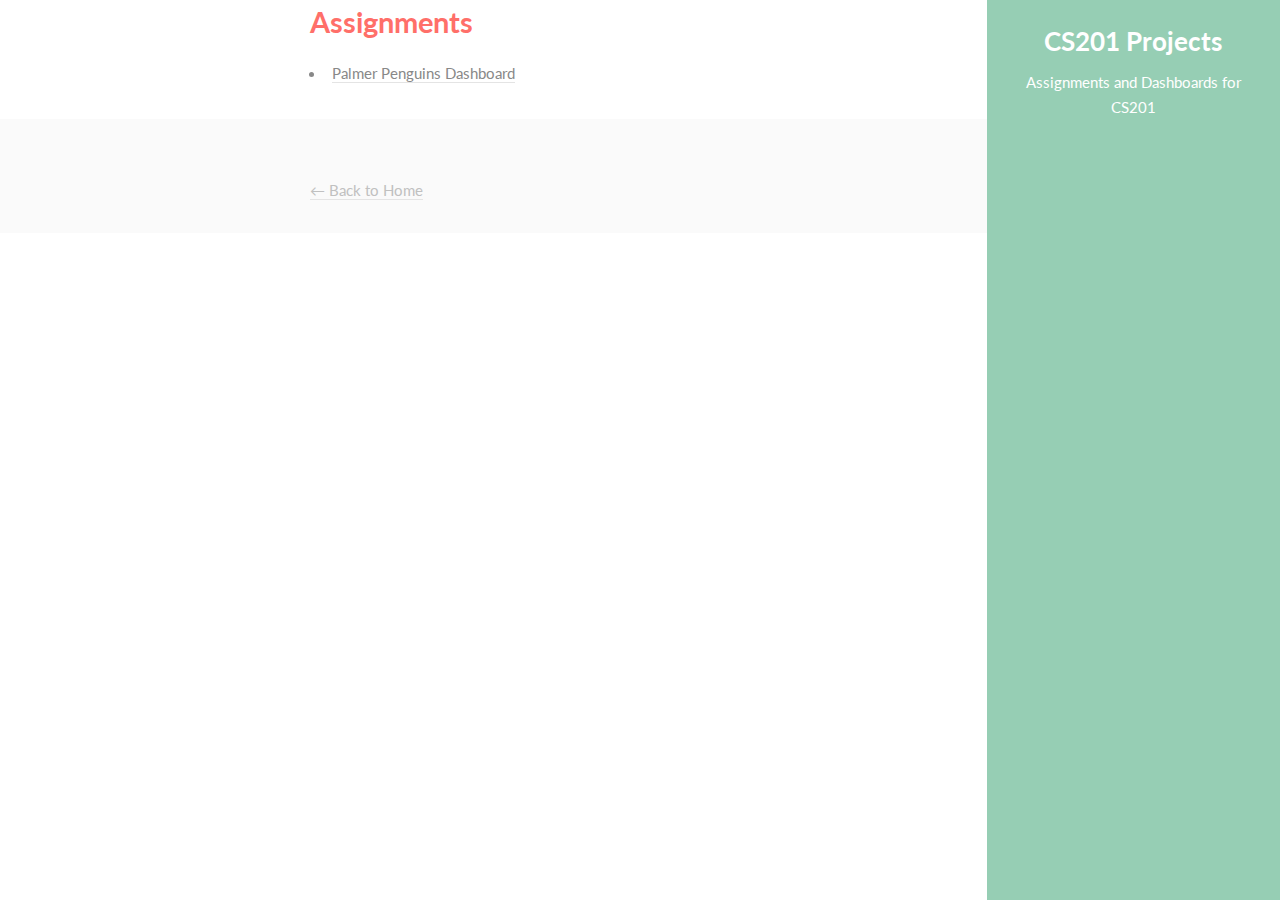
<file: cs201.html>
<!DOCTYPE html>
<html lang="en">
  <head>
    <meta charset="UTF-8" />
    <meta name="viewport" content="width=device-width, initial-scale=1.0" />
    <title>CS201 Projects</title>
    <link rel="stylesheet" href="assets/css/main.css" />
  </head>
  <body>
    <section id="header">
      <header>
        <h1>CS201 Projects</h1>
        <p>Assignments and Dashboards for CS201</p>
      </header>
    </section>

    <section id="main">
      <div class="container">
        <h2>Assignments</h2>
        <ul>
          <li>
            <a href="CS201/dashboard/_site/penguins.html" target="_blank">
              Palmer Penguins Dashboard
            </a>
          </li>
        </ul>
      </div>
    </section>

    <section id="footer">
      <div class="container">
        <a href="index.html">← Back to Home</a>
      </div>
    </section>
  </body>
</html>
</file>
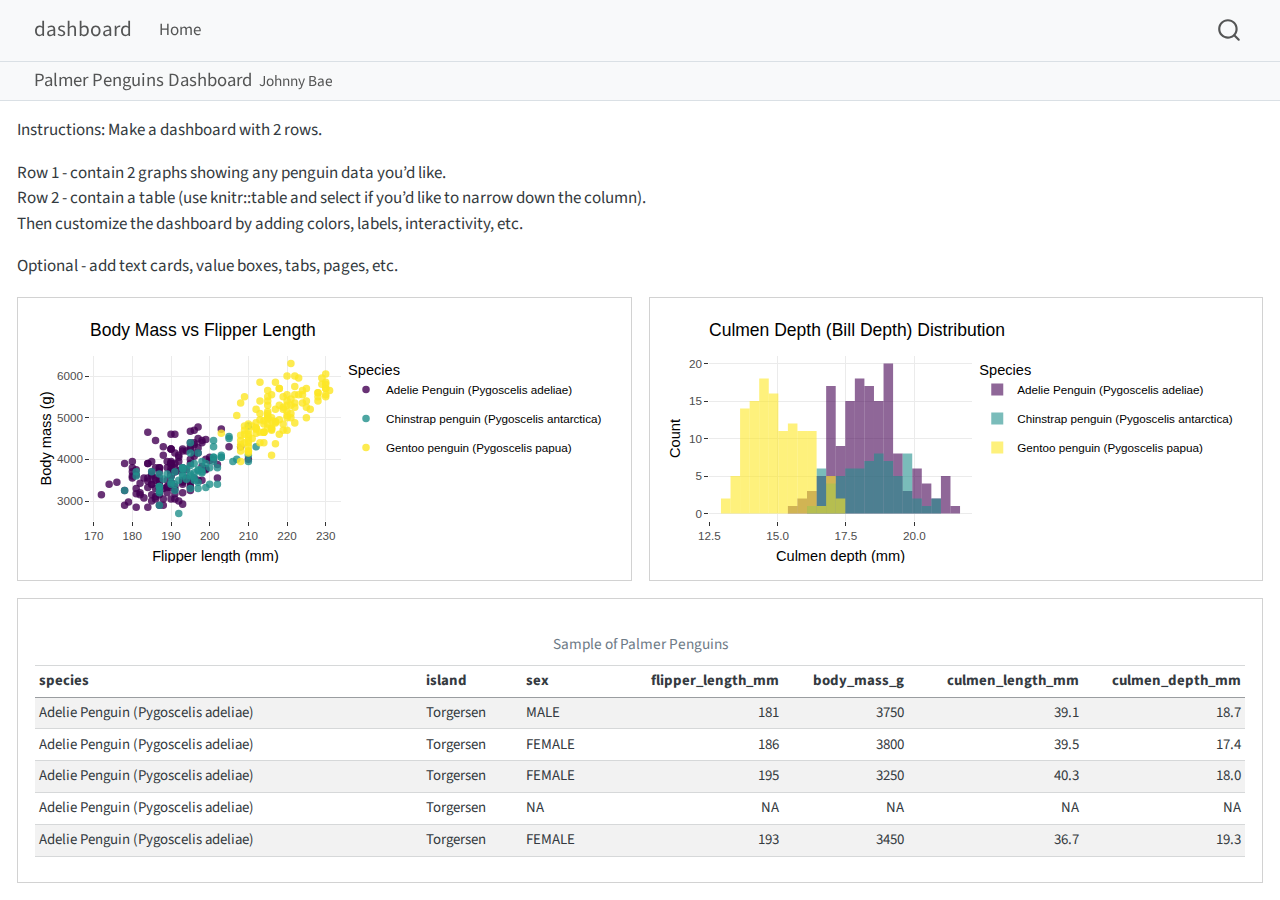
<file: CS201/penguins/penguins.html>
<!DOCTYPE html>
<html xmlns="http://www.w3.org/1999/xhtml" lang="en" xml:lang="en"><head>

<meta charset="utf-8">
<meta name="generator" content="quarto-1.8.25">

<meta name="viewport" content="width=device-width, initial-scale=1.0, user-scalable=yes">

<meta name="author" content="Johnny Bae">

<title>Palmer Penguins Dashboard – dashboard</title>
<style>
code{white-space: pre-wrap;}
span.smallcaps{font-variant: small-caps;}
div.columns{display: flex; gap: min(4vw, 1.5em);}
div.column{flex: auto; overflow-x: auto;}
div.hanging-indent{margin-left: 1.5em; text-indent: -1.5em;}
ul.task-list{list-style: none;}
ul.task-list li input[type="checkbox"] {
  width: 0.8em;
  margin: 0 0.8em 0.2em -1em; /* quarto-specific, see https://github.com/quarto-dev/quarto-cli/issues/4556 */ 
  vertical-align: middle;
}
</style>


<script src="site_libs/quarto-nav/quarto-nav.js"></script>
<script src="site_libs/quarto-nav/headroom.min.js"></script>
<script src="site_libs/clipboard/clipboard.min.js"></script>
<script src="site_libs/quarto-search/autocomplete.umd.js"></script>
<script src="site_libs/quarto-search/fuse.min.js"></script>
<script src="site_libs/quarto-search/quarto-search.js"></script>
<meta name="quarto:offset" content="./">
<script src="site_libs/quarto-html/quarto.js" type="module"></script>
<script src="site_libs/quarto-html/tabsets/tabsets.js" type="module"></script>
<script src="site_libs/quarto-html/axe/axe-check.js" type="module"></script>
<script src="site_libs/quarto-html/popper.min.js"></script>
<script src="site_libs/quarto-html/tippy.umd.min.js"></script>
<script src="site_libs/quarto-html/anchor.min.js"></script>
<link href="site_libs/quarto-html/tippy.css" rel="stylesheet">
<link href="site_libs/quarto-html/quarto-syntax-highlighting-7b89279ff1a6dce999919e0e67d4d9ec.css" rel="stylesheet" class="quarto-color-scheme" id="quarto-text-highlighting-styles">
<link href="site_libs/quarto-html/quarto-syntax-highlighting-dark-707d8167ce6003fca903bfe2be84ab7f.css" rel="stylesheet" class="quarto-color-scheme quarto-color-alternate" id="quarto-text-highlighting-styles">
<link href="site_libs/quarto-html/quarto-syntax-highlighting-7b89279ff1a6dce999919e0e67d4d9ec.css" rel="stylesheet" class="quarto-color-scheme-extra" id="quarto-text-highlighting-styles">
<script src="site_libs/bootstrap/bootstrap.min.js"></script>
<link href="site_libs/bootstrap/bootstrap-icons.css" rel="stylesheet">
<link href="site_libs/bootstrap/bootstrap-5b4ad623e5705c0698d39aec6f10cf02.min.css" rel="stylesheet" append-hash="true" class="quarto-color-scheme" id="quarto-bootstrap" data-mode="light">
<link href="site_libs/bootstrap/bootstrap-dark-5b4ad623e5705c0698d39aec6f10cf02.min.css" rel="stylesheet" append-hash="true" class="quarto-color-scheme quarto-color-alternate" id="quarto-bootstrap" data-mode="light">
<link href="site_libs/bootstrap/bootstrap-5b4ad623e5705c0698d39aec6f10cf02.min.css" rel="stylesheet" append-hash="true" class="quarto-color-scheme-extra" id="quarto-bootstrap" data-mode="light">
<script src="site_libs/quarto-dashboard/quarto-dashboard.js"></script>
<script src="site_libs/quarto-dashboard/stickythead.js"></script>



<script src="site_libs/quarto-dashboard/web-components.js" type="module"></script>
<script src="site_libs/quarto-dashboard/components.js"></script>

<script id="quarto-search-options" type="application/json">{
  "location": "navbar",
  "copy-button": false,
  "collapse-after": 3,
  "panel-placement": "end",
  "type": "overlay",
  "limit": 50,
  "keyboard-shortcut": [
    "f",
    "/",
    "s"
  ],
  "show-item-context": false,
  "language": {
    "search-no-results-text": "No results",
    "search-matching-documents-text": "matching documents",
    "search-copy-link-title": "Copy link to search",
    "search-hide-matches-text": "Hide additional matches",
    "search-more-match-text": "more match in this document",
    "search-more-matches-text": "more matches in this document",
    "search-clear-button-title": "Clear",
    "search-text-placeholder": "",
    "search-detached-cancel-button-title": "Cancel",
    "search-submit-button-title": "Submit",
    "search-label": "Search"
  }
}</script>
<link href="site_libs/htmltools-fill-0.5.8.1/fill.css" rel="stylesheet">
<script src="site_libs/htmlwidgets-1.6.4/htmlwidgets.js"></script>
<script src="site_libs/plotly-binding-4.11.0/plotly.js"></script>
<script src="site_libs/typedarray-0.1/typedarray.min.js"></script>
<script src="site_libs/jquery-3.5.1/jquery.min.js"></script>
<link href="site_libs/crosstalk-1.2.2/css/crosstalk.min.css" rel="stylesheet">
<script src="site_libs/crosstalk-1.2.2/js/crosstalk.min.js"></script>
<link href="site_libs/plotly-htmlwidgets-css-2.11.1/plotly-htmlwidgets.css" rel="stylesheet">
<script src="site_libs/plotly-main-2.11.1/plotly-latest.min.js"></script>


</head>

<body class="quarto-dashboard nav-fixed dashboard-fill fullcontent quarto-light">


<div id="quarto-search-results"></div>
  <header id="quarto-header" class="headroom fixed-top">
    <nav class="navbar navbar-expand-lg " data-bs-theme="dark">
      <div class="navbar-container container-fluid">
      <div class="navbar-brand-container mx-auto">
    <a href="./index.html" class="navbar-brand navbar-brand-logo">
    </a>
    <a class="navbar-brand" href="./index.html">
    <span class="navbar-title">dashboard</span>
    </a>
  </div>
            <div id="quarto-search" class="" title="Search"></div>
          <button class="navbar-toggler" type="button" data-bs-toggle="collapse" data-bs-target="#navbarCollapse" aria-controls="navbarCollapse" role="menu" aria-expanded="false" aria-label="Toggle navigation" onclick="if (window.quartoToggleHeadroom) { window.quartoToggleHeadroom(); }">
  <span class="navbar-toggler-icon"></span>
</button>
          <div class="collapse navbar-collapse" id="navbarCollapse">
            <ul class="navbar-nav navbar-nav-scroll me-auto">
  <li class="nav-item">
    <a class="nav-link" href="./index.html"> 
<span class="menu-text">Home</span></a>
  </li>  
</ul>
          </div> <!-- /navcollapse -->
            <div class="quarto-navbar-tools">
</div>
      </div> <!-- /container-fluid -->
    </nav>
<header id="quarto-dashboard-header">
<nav class="navbar navbar-expand-md slim" data-bs-theme="dark">
  <div class="navbar-container container-fluid">
    <button class="navbar-toggler hidden" type="button" data-bs-toggle="collapse" data-bs-target="#dashboard-collapse" aria-controls="dashboard-collapse" aria-expanded="false" aria-label="Toggle navigation">
      <span class="navbar-toggler-icon"></span>
    </button>    


    <div class="navbar-brand-container">


      <div class="navbar-title">
        <div class="navbar-title-text"><a href="#">Palmer Penguins Dashboard</a></div>
        
        <div class="navbar-author">Johnny Bae</div>
      </div>
    </div>
</div>
</nav>
</header></header>
<!-- content -->
<div id="quarto-content" class="quarto-container page-layout-custom page-navbar quarto-dashboard-content bslib-gap-spacing html-fill-container bslib-page-fill">
<!-- sidebar -->
<!-- margin-sidebar -->
<!-- main -->

<p>Instructions: Make a dashboard with 2 rows.</p>
<p>Row 1 - contain 2 graphs showing any penguin data you’d like.<br>
Row 2 - contain a table (use knitr::table and select if you’d like to narrow down the column).<br>
Then customize the dashboard by adding colors, labels, interactivity, etc.</p>
<p>Optional - add text cards, value boxes, tabs, pages, etc.</p>
<div class="bslib-grid-item html-fill-item bslib-grid" data-layout="fill" style="display: grid; grid-template-rows: minmax(3em, 1fr) minmax(3em, 1fr); grid-auto-columns: minmax(0, 1fr);">
<div class="bslib-grid" style="display: grid; grid-template-columns: minmax(3em, 1fr) minmax(3em, 1fr);
grid-auto-rows: minmax(0, 1fr);">
<div class="card cell bslib-card html-fill-container" data-bslib-card-init="" data-require-bs-caller="card()" data-full-screen="false">
<div class="card-body html-fill-item html-fill-container">
<div class="cell-output-display html-fill-item html-fill-container">
<div class="plotly html-widget html-fill-item html-fill-container" id="htmlwidget-ce1f3acff9a4c101c5c0" style="width:100%;height:406px;"></div>
<script type="application/json" data-for="htmlwidget-ce1f3acff9a4c101c5c0">{"x":{"data":[{"x":[181,186,195,null,193,190,181,195,193,190,186,180,182,191,198,185,195,197,184,194,174,180,189,185,180,187,183,187,172,180,178,178,188,184,195,196,190,180,181,184,182,195,186,196,185,190,182,179,190,191,186,188,190,200,187,191,186,193,181,194,185,195,185,192,184,192,195,188,190,198,190,190,196,197,190,195,191,184,187,195,189,196,187,193,191,194,190,189,189,190,202,205,185,186,187,208,190,196,178,192,192,203,183,190,193,184,199,190,181,197,198,191,193,197,191,196,188,199,189,189,187,198,176,202,186,199,191,195,191,210,190,197,193,199,187,190,191,200,185,193,193,187,188,190,192,185,190,184,195,193,187,201],"y":[3750,3800,3250,null,3450,3650,3625,4675,3475,4250,3300,3700,3200,3800,4400,3700,3450,4500,3325,4200,3400,3600,3800,3950,3800,3800,3550,3200,3150,3950,3250,3900,3300,3900,3325,4150,3950,3550,3300,4650,3150,3900,3100,4400,3000,4600,3425,2975,3450,4150,3500,4300,3450,4050,2900,3700,3550,3800,2850,3750,3150,4400,3600,4050,2850,3950,3350,4100,3050,4450,3600,3900,3550,4150,3700,4250,3700,3900,3550,4000,3200,4700,3800,4200,3350,3550,3800,3500,3950,3600,3550,4300,3400,4450,3300,4300,3700,4350,2900,4100,3725,4725,3075,4250,2925,3550,3750,3900,3175,4775,3825,4600,3200,4275,3900,4075,2900,3775,3350,3325,3150,3500,3450,3875,3050,4000,3275,4300,3050,4000,3325,3500,3500,4475,3425,3900,3175,3975,3400,4250,3400,3475,3050,3725,3000,3650,4250,3475,3450,3750,3700,4000],"text":["flipper_length_mm: 181<br />body_mass_g: 3750<br />species: Adelie Penguin (Pygoscelis adeliae)","flipper_length_mm: 186<br />body_mass_g: 3800<br />species: Adelie Penguin (Pygoscelis adeliae)","flipper_length_mm: 195<br />body_mass_g: 3250<br />species: Adelie Penguin (Pygoscelis adeliae)","flipper_length_mm:  NA<br />body_mass_g:   NA<br />species: Adelie Penguin (Pygoscelis adeliae)","flipper_length_mm: 193<br />body_mass_g: 3450<br />species: Adelie Penguin (Pygoscelis adeliae)","flipper_length_mm: 190<br />body_mass_g: 3650<br />species: Adelie Penguin (Pygoscelis adeliae)","flipper_length_mm: 181<br />body_mass_g: 3625<br />species: Adelie Penguin (Pygoscelis adeliae)","flipper_length_mm: 195<br />body_mass_g: 4675<br />species: Adelie Penguin (Pygoscelis adeliae)","flipper_length_mm: 193<br />body_mass_g: 3475<br />species: Adelie Penguin (Pygoscelis adeliae)","flipper_length_mm: 190<br />body_mass_g: 4250<br />species: Adelie Penguin (Pygoscelis adeliae)","flipper_length_mm: 186<br />body_mass_g: 3300<br />species: Adelie Penguin (Pygoscelis adeliae)","flipper_length_mm: 180<br />body_mass_g: 3700<br />species: Adelie Penguin (Pygoscelis adeliae)","flipper_length_mm: 182<br />body_mass_g: 3200<br />species: Adelie Penguin (Pygoscelis adeliae)","flipper_length_mm: 191<br />body_mass_g: 3800<br />species: Adelie Penguin (Pygoscelis adeliae)","flipper_length_mm: 198<br />body_mass_g: 4400<br />species: Adelie Penguin (Pygoscelis adeliae)","flipper_length_mm: 185<br />body_mass_g: 3700<br />species: Adelie Penguin (Pygoscelis adeliae)","flipper_length_mm: 195<br />body_mass_g: 3450<br />species: Adelie Penguin (Pygoscelis adeliae)","flipper_length_mm: 197<br />body_mass_g: 4500<br />species: Adelie Penguin (Pygoscelis adeliae)","flipper_length_mm: 184<br />body_mass_g: 3325<br />species: Adelie Penguin (Pygoscelis adeliae)","flipper_length_mm: 194<br />body_mass_g: 4200<br />species: Adelie Penguin (Pygoscelis adeliae)","flipper_length_mm: 174<br />body_mass_g: 3400<br />species: Adelie Penguin (Pygoscelis adeliae)","flipper_length_mm: 180<br />body_mass_g: 3600<br />species: Adelie Penguin (Pygoscelis adeliae)","flipper_length_mm: 189<br />body_mass_g: 3800<br />species: Adelie Penguin (Pygoscelis adeliae)","flipper_length_mm: 185<br />body_mass_g: 3950<br />species: Adelie Penguin (Pygoscelis adeliae)","flipper_length_mm: 180<br />body_mass_g: 3800<br />species: Adelie Penguin (Pygoscelis adeliae)","flipper_length_mm: 187<br />body_mass_g: 3800<br />species: Adelie Penguin (Pygoscelis adeliae)","flipper_length_mm: 183<br />body_mass_g: 3550<br />species: Adelie Penguin (Pygoscelis adeliae)","flipper_length_mm: 187<br />body_mass_g: 3200<br />species: Adelie Penguin (Pygoscelis adeliae)","flipper_length_mm: 172<br />body_mass_g: 3150<br />species: Adelie Penguin (Pygoscelis adeliae)","flipper_length_mm: 180<br />body_mass_g: 3950<br />species: Adelie Penguin (Pygoscelis adeliae)","flipper_length_mm: 178<br />body_mass_g: 3250<br />species: Adelie Penguin (Pygoscelis adeliae)","flipper_length_mm: 178<br />body_mass_g: 3900<br />species: Adelie Penguin (Pygoscelis adeliae)","flipper_length_mm: 188<br />body_mass_g: 3300<br />species: Adelie Penguin (Pygoscelis adeliae)","flipper_length_mm: 184<br />body_mass_g: 3900<br />species: Adelie Penguin (Pygoscelis adeliae)","flipper_length_mm: 195<br />body_mass_g: 3325<br />species: Adelie Penguin (Pygoscelis adeliae)","flipper_length_mm: 196<br />body_mass_g: 4150<br />species: Adelie Penguin (Pygoscelis adeliae)","flipper_length_mm: 190<br />body_mass_g: 3950<br />species: Adelie Penguin (Pygoscelis adeliae)","flipper_length_mm: 180<br />body_mass_g: 3550<br />species: Adelie Penguin (Pygoscelis adeliae)","flipper_length_mm: 181<br />body_mass_g: 3300<br />species: Adelie Penguin (Pygoscelis adeliae)","flipper_length_mm: 184<br />body_mass_g: 4650<br />species: Adelie Penguin (Pygoscelis adeliae)","flipper_length_mm: 182<br />body_mass_g: 3150<br />species: Adelie Penguin (Pygoscelis adeliae)","flipper_length_mm: 195<br />body_mass_g: 3900<br />species: Adelie Penguin (Pygoscelis adeliae)","flipper_length_mm: 186<br />body_mass_g: 3100<br />species: Adelie Penguin (Pygoscelis adeliae)","flipper_length_mm: 196<br />body_mass_g: 4400<br />species: Adelie Penguin (Pygoscelis adeliae)","flipper_length_mm: 185<br />body_mass_g: 3000<br />species: Adelie Penguin (Pygoscelis adeliae)","flipper_length_mm: 190<br />body_mass_g: 4600<br />species: Adelie Penguin (Pygoscelis adeliae)","flipper_length_mm: 182<br />body_mass_g: 3425<br />species: Adelie Penguin (Pygoscelis adeliae)","flipper_length_mm: 179<br />body_mass_g: 2975<br />species: Adelie Penguin (Pygoscelis adeliae)","flipper_length_mm: 190<br />body_mass_g: 3450<br />species: Adelie Penguin (Pygoscelis adeliae)","flipper_length_mm: 191<br />body_mass_g: 4150<br />species: Adelie Penguin (Pygoscelis adeliae)","flipper_length_mm: 186<br />body_mass_g: 3500<br />species: Adelie Penguin (Pygoscelis adeliae)","flipper_length_mm: 188<br />body_mass_g: 4300<br />species: Adelie Penguin (Pygoscelis adeliae)","flipper_length_mm: 190<br />body_mass_g: 3450<br />species: Adelie Penguin (Pygoscelis adeliae)","flipper_length_mm: 200<br />body_mass_g: 4050<br />species: Adelie Penguin (Pygoscelis adeliae)","flipper_length_mm: 187<br />body_mass_g: 2900<br />species: Adelie Penguin (Pygoscelis adeliae)","flipper_length_mm: 191<br />body_mass_g: 3700<br />species: Adelie Penguin (Pygoscelis adeliae)","flipper_length_mm: 186<br />body_mass_g: 3550<br />species: Adelie Penguin (Pygoscelis adeliae)","flipper_length_mm: 193<br />body_mass_g: 3800<br />species: Adelie Penguin (Pygoscelis adeliae)","flipper_length_mm: 181<br />body_mass_g: 2850<br />species: Adelie Penguin (Pygoscelis adeliae)","flipper_length_mm: 194<br />body_mass_g: 3750<br />species: Adelie Penguin (Pygoscelis adeliae)","flipper_length_mm: 185<br />body_mass_g: 3150<br />species: Adelie Penguin (Pygoscelis adeliae)","flipper_length_mm: 195<br />body_mass_g: 4400<br />species: Adelie Penguin (Pygoscelis adeliae)","flipper_length_mm: 185<br />body_mass_g: 3600<br />species: Adelie Penguin (Pygoscelis adeliae)","flipper_length_mm: 192<br />body_mass_g: 4050<br />species: Adelie Penguin (Pygoscelis adeliae)","flipper_length_mm: 184<br />body_mass_g: 2850<br />species: Adelie Penguin (Pygoscelis adeliae)","flipper_length_mm: 192<br />body_mass_g: 3950<br />species: Adelie Penguin (Pygoscelis adeliae)","flipper_length_mm: 195<br />body_mass_g: 3350<br />species: Adelie Penguin (Pygoscelis adeliae)","flipper_length_mm: 188<br />body_mass_g: 4100<br />species: Adelie Penguin (Pygoscelis adeliae)","flipper_length_mm: 190<br />body_mass_g: 3050<br />species: Adelie Penguin (Pygoscelis adeliae)","flipper_length_mm: 198<br />body_mass_g: 4450<br />species: Adelie Penguin (Pygoscelis adeliae)","flipper_length_mm: 190<br />body_mass_g: 3600<br />species: Adelie Penguin (Pygoscelis adeliae)","flipper_length_mm: 190<br />body_mass_g: 3900<br />species: Adelie Penguin (Pygoscelis adeliae)","flipper_length_mm: 196<br />body_mass_g: 3550<br />species: Adelie Penguin (Pygoscelis adeliae)","flipper_length_mm: 197<br />body_mass_g: 4150<br />species: Adelie Penguin (Pygoscelis adeliae)","flipper_length_mm: 190<br />body_mass_g: 3700<br />species: Adelie Penguin (Pygoscelis adeliae)","flipper_length_mm: 195<br />body_mass_g: 4250<br />species: Adelie Penguin (Pygoscelis adeliae)","flipper_length_mm: 191<br />body_mass_g: 3700<br />species: Adelie Penguin (Pygoscelis adeliae)","flipper_length_mm: 184<br />body_mass_g: 3900<br />species: Adelie Penguin (Pygoscelis adeliae)","flipper_length_mm: 187<br />body_mass_g: 3550<br />species: Adelie Penguin (Pygoscelis adeliae)","flipper_length_mm: 195<br />body_mass_g: 4000<br />species: Adelie Penguin (Pygoscelis adeliae)","flipper_length_mm: 189<br />body_mass_g: 3200<br />species: Adelie Penguin (Pygoscelis adeliae)","flipper_length_mm: 196<br />body_mass_g: 4700<br />species: Adelie Penguin (Pygoscelis adeliae)","flipper_length_mm: 187<br />body_mass_g: 3800<br />species: Adelie Penguin (Pygoscelis adeliae)","flipper_length_mm: 193<br />body_mass_g: 4200<br />species: Adelie Penguin (Pygoscelis adeliae)","flipper_length_mm: 191<br />body_mass_g: 3350<br />species: Adelie Penguin (Pygoscelis adeliae)","flipper_length_mm: 194<br />body_mass_g: 3550<br />species: Adelie Penguin (Pygoscelis adeliae)","flipper_length_mm: 190<br />body_mass_g: 3800<br />species: Adelie Penguin (Pygoscelis adeliae)","flipper_length_mm: 189<br />body_mass_g: 3500<br />species: Adelie Penguin (Pygoscelis adeliae)","flipper_length_mm: 189<br />body_mass_g: 3950<br />species: Adelie Penguin (Pygoscelis adeliae)","flipper_length_mm: 190<br />body_mass_g: 3600<br />species: Adelie Penguin (Pygoscelis adeliae)","flipper_length_mm: 202<br />body_mass_g: 3550<br />species: Adelie Penguin (Pygoscelis adeliae)","flipper_length_mm: 205<br />body_mass_g: 4300<br />species: Adelie Penguin (Pygoscelis adeliae)","flipper_length_mm: 185<br />body_mass_g: 3400<br />species: Adelie Penguin (Pygoscelis adeliae)","flipper_length_mm: 186<br />body_mass_g: 4450<br />species: Adelie Penguin (Pygoscelis adeliae)","flipper_length_mm: 187<br />body_mass_g: 3300<br />species: Adelie Penguin (Pygoscelis adeliae)","flipper_length_mm: 208<br />body_mass_g: 4300<br />species: Adelie Penguin (Pygoscelis adeliae)","flipper_length_mm: 190<br />body_mass_g: 3700<br />species: Adelie Penguin (Pygoscelis adeliae)","flipper_length_mm: 196<br />body_mass_g: 4350<br />species: Adelie Penguin (Pygoscelis adeliae)","flipper_length_mm: 178<br />body_mass_g: 2900<br />species: Adelie Penguin (Pygoscelis adeliae)","flipper_length_mm: 192<br />body_mass_g: 4100<br />species: Adelie Penguin (Pygoscelis adeliae)","flipper_length_mm: 192<br />body_mass_g: 3725<br />species: Adelie Penguin (Pygoscelis adeliae)","flipper_length_mm: 203<br />body_mass_g: 4725<br />species: Adelie Penguin (Pygoscelis adeliae)","flipper_length_mm: 183<br />body_mass_g: 3075<br />species: Adelie Penguin (Pygoscelis adeliae)","flipper_length_mm: 190<br />body_mass_g: 4250<br />species: Adelie Penguin (Pygoscelis adeliae)","flipper_length_mm: 193<br />body_mass_g: 2925<br />species: Adelie Penguin (Pygoscelis adeliae)","flipper_length_mm: 184<br />body_mass_g: 3550<br />species: Adelie Penguin (Pygoscelis adeliae)","flipper_length_mm: 199<br />body_mass_g: 3750<br />species: Adelie Penguin (Pygoscelis adeliae)","flipper_length_mm: 190<br />body_mass_g: 3900<br />species: Adelie Penguin (Pygoscelis adeliae)","flipper_length_mm: 181<br />body_mass_g: 3175<br />species: Adelie Penguin (Pygoscelis adeliae)","flipper_length_mm: 197<br />body_mass_g: 4775<br />species: Adelie Penguin (Pygoscelis adeliae)","flipper_length_mm: 198<br />body_mass_g: 3825<br />species: Adelie Penguin (Pygoscelis adeliae)","flipper_length_mm: 191<br />body_mass_g: 4600<br />species: Adelie Penguin (Pygoscelis adeliae)","flipper_length_mm: 193<br />body_mass_g: 3200<br />species: Adelie Penguin (Pygoscelis adeliae)","flipper_length_mm: 197<br />body_mass_g: 4275<br />species: Adelie Penguin (Pygoscelis adeliae)","flipper_length_mm: 191<br />body_mass_g: 3900<br />species: Adelie Penguin (Pygoscelis adeliae)","flipper_length_mm: 196<br />body_mass_g: 4075<br />species: Adelie Penguin (Pygoscelis adeliae)","flipper_length_mm: 188<br />body_mass_g: 2900<br />species: Adelie Penguin (Pygoscelis adeliae)","flipper_length_mm: 199<br />body_mass_g: 3775<br />species: Adelie Penguin (Pygoscelis adeliae)","flipper_length_mm: 189<br />body_mass_g: 3350<br />species: Adelie Penguin (Pygoscelis adeliae)","flipper_length_mm: 189<br />body_mass_g: 3325<br />species: Adelie Penguin (Pygoscelis adeliae)","flipper_length_mm: 187<br />body_mass_g: 3150<br />species: Adelie Penguin (Pygoscelis adeliae)","flipper_length_mm: 198<br />body_mass_g: 3500<br />species: Adelie Penguin (Pygoscelis adeliae)","flipper_length_mm: 176<br />body_mass_g: 3450<br />species: Adelie Penguin (Pygoscelis adeliae)","flipper_length_mm: 202<br />body_mass_g: 3875<br />species: Adelie Penguin (Pygoscelis adeliae)","flipper_length_mm: 186<br />body_mass_g: 3050<br />species: Adelie Penguin (Pygoscelis adeliae)","flipper_length_mm: 199<br />body_mass_g: 4000<br />species: Adelie Penguin (Pygoscelis adeliae)","flipper_length_mm: 191<br />body_mass_g: 3275<br />species: Adelie Penguin (Pygoscelis adeliae)","flipper_length_mm: 195<br />body_mass_g: 4300<br />species: Adelie Penguin (Pygoscelis adeliae)","flipper_length_mm: 191<br />body_mass_g: 3050<br />species: Adelie Penguin (Pygoscelis adeliae)","flipper_length_mm: 210<br />body_mass_g: 4000<br />species: Adelie Penguin (Pygoscelis adeliae)","flipper_length_mm: 190<br />body_mass_g: 3325<br />species: Adelie Penguin (Pygoscelis adeliae)","flipper_length_mm: 197<br />body_mass_g: 3500<br />species: Adelie Penguin (Pygoscelis adeliae)","flipper_length_mm: 193<br />body_mass_g: 3500<br />species: Adelie Penguin (Pygoscelis adeliae)","flipper_length_mm: 199<br />body_mass_g: 4475<br />species: Adelie Penguin (Pygoscelis adeliae)","flipper_length_mm: 187<br />body_mass_g: 3425<br />species: Adelie Penguin (Pygoscelis adeliae)","flipper_length_mm: 190<br />body_mass_g: 3900<br />species: Adelie Penguin (Pygoscelis adeliae)","flipper_length_mm: 191<br />body_mass_g: 3175<br />species: Adelie Penguin (Pygoscelis adeliae)","flipper_length_mm: 200<br />body_mass_g: 3975<br />species: Adelie Penguin (Pygoscelis adeliae)","flipper_length_mm: 185<br />body_mass_g: 3400<br />species: Adelie Penguin (Pygoscelis adeliae)","flipper_length_mm: 193<br />body_mass_g: 4250<br />species: Adelie Penguin (Pygoscelis adeliae)","flipper_length_mm: 193<br />body_mass_g: 3400<br />species: Adelie Penguin (Pygoscelis adeliae)","flipper_length_mm: 187<br />body_mass_g: 3475<br />species: Adelie Penguin (Pygoscelis adeliae)","flipper_length_mm: 188<br />body_mass_g: 3050<br />species: Adelie Penguin (Pygoscelis adeliae)","flipper_length_mm: 190<br />body_mass_g: 3725<br />species: Adelie Penguin (Pygoscelis adeliae)","flipper_length_mm: 192<br />body_mass_g: 3000<br />species: Adelie Penguin (Pygoscelis adeliae)","flipper_length_mm: 185<br />body_mass_g: 3650<br />species: Adelie Penguin (Pygoscelis adeliae)","flipper_length_mm: 190<br />body_mass_g: 4250<br />species: Adelie Penguin (Pygoscelis adeliae)","flipper_length_mm: 184<br />body_mass_g: 3475<br />species: Adelie Penguin (Pygoscelis adeliae)","flipper_length_mm: 195<br />body_mass_g: 3450<br />species: Adelie Penguin (Pygoscelis adeliae)","flipper_length_mm: 193<br />body_mass_g: 3750<br />species: Adelie Penguin (Pygoscelis adeliae)","flipper_length_mm: 187<br />body_mass_g: 3700<br />species: Adelie Penguin (Pygoscelis adeliae)","flipper_length_mm: 201<br />body_mass_g: 4000<br />species: Adelie Penguin (Pygoscelis adeliae)"],"type":"scatter","mode":"markers","marker":{"autocolorscale":false,"color":"rgba(68,1,84,1)","opacity":0.80000000000000004,"size":5.6692913385826778,"symbol":"circle","line":{"width":1.8897637795275593,"color":"rgba(68,1,84,1)"}},"hoveron":"points","name":"Adelie Penguin (Pygoscelis adeliae)","legendgroup":"Adelie Penguin (Pygoscelis adeliae)","showlegend":true,"xaxis":"x","yaxis":"y","hoverinfo":"text","frame":null},{"x":[192,196,193,188,197,198,178,197,195,198,193,194,185,201,190,201,197,181,190,195,181,191,187,193,195,197,200,200,191,205,187,201,187,203,195,199,195,210,192,205,210,187,196,196,196,201,190,212,187,198,199,201,193,203,187,197,191,203,202,194,206,189,195,207,202,193,210,198],"y":[3500,3900,3650,3525,3725,3950,3250,3750,4150,3700,3800,3775,3700,4050,3575,4050,3300,3700,3450,4400,3600,3400,2900,3800,3300,4150,3400,3800,3700,4550,3200,4300,3350,4100,3600,3900,3850,4800,2700,4500,3950,3650,3550,3500,3675,4450,3400,4300,3250,3675,3325,3950,3600,4050,3350,3450,3250,4050,3800,3525,3950,3650,3650,4000,3400,3775,4100,3775],"text":["flipper_length_mm: 192<br />body_mass_g: 3500<br />species: Chinstrap penguin (Pygoscelis antarctica)","flipper_length_mm: 196<br />body_mass_g: 3900<br />species: Chinstrap penguin (Pygoscelis antarctica)","flipper_length_mm: 193<br />body_mass_g: 3650<br />species: Chinstrap penguin (Pygoscelis antarctica)","flipper_length_mm: 188<br />body_mass_g: 3525<br />species: Chinstrap penguin (Pygoscelis antarctica)","flipper_length_mm: 197<br />body_mass_g: 3725<br />species: Chinstrap penguin (Pygoscelis antarctica)","flipper_length_mm: 198<br />body_mass_g: 3950<br />species: Chinstrap penguin (Pygoscelis antarctica)","flipper_length_mm: 178<br />body_mass_g: 3250<br />species: Chinstrap penguin (Pygoscelis antarctica)","flipper_length_mm: 197<br />body_mass_g: 3750<br />species: Chinstrap penguin (Pygoscelis antarctica)","flipper_length_mm: 195<br />body_mass_g: 4150<br />species: Chinstrap penguin (Pygoscelis antarctica)","flipper_length_mm: 198<br />body_mass_g: 3700<br />species: Chinstrap penguin (Pygoscelis antarctica)","flipper_length_mm: 193<br />body_mass_g: 3800<br />species: Chinstrap penguin (Pygoscelis antarctica)","flipper_length_mm: 194<br />body_mass_g: 3775<br />species: Chinstrap penguin (Pygoscelis antarctica)","flipper_length_mm: 185<br />body_mass_g: 3700<br />species: Chinstrap penguin (Pygoscelis antarctica)","flipper_length_mm: 201<br />body_mass_g: 4050<br />species: Chinstrap penguin (Pygoscelis antarctica)","flipper_length_mm: 190<br />body_mass_g: 3575<br />species: Chinstrap penguin (Pygoscelis antarctica)","flipper_length_mm: 201<br />body_mass_g: 4050<br />species: Chinstrap penguin (Pygoscelis antarctica)","flipper_length_mm: 197<br />body_mass_g: 3300<br />species: Chinstrap penguin (Pygoscelis antarctica)","flipper_length_mm: 181<br />body_mass_g: 3700<br />species: Chinstrap penguin (Pygoscelis antarctica)","flipper_length_mm: 190<br />body_mass_g: 3450<br />species: Chinstrap penguin (Pygoscelis antarctica)","flipper_length_mm: 195<br />body_mass_g: 4400<br />species: Chinstrap penguin (Pygoscelis antarctica)","flipper_length_mm: 181<br />body_mass_g: 3600<br />species: Chinstrap penguin (Pygoscelis antarctica)","flipper_length_mm: 191<br />body_mass_g: 3400<br />species: Chinstrap penguin (Pygoscelis antarctica)","flipper_length_mm: 187<br />body_mass_g: 2900<br />species: Chinstrap penguin (Pygoscelis antarctica)","flipper_length_mm: 193<br />body_mass_g: 3800<br />species: Chinstrap penguin (Pygoscelis antarctica)","flipper_length_mm: 195<br />body_mass_g: 3300<br />species: Chinstrap penguin (Pygoscelis antarctica)","flipper_length_mm: 197<br />body_mass_g: 4150<br />species: Chinstrap penguin (Pygoscelis antarctica)","flipper_length_mm: 200<br />body_mass_g: 3400<br />species: Chinstrap penguin (Pygoscelis antarctica)","flipper_length_mm: 200<br />body_mass_g: 3800<br />species: Chinstrap penguin (Pygoscelis antarctica)","flipper_length_mm: 191<br />body_mass_g: 3700<br />species: Chinstrap penguin (Pygoscelis antarctica)","flipper_length_mm: 205<br />body_mass_g: 4550<br />species: Chinstrap penguin (Pygoscelis antarctica)","flipper_length_mm: 187<br />body_mass_g: 3200<br />species: Chinstrap penguin (Pygoscelis antarctica)","flipper_length_mm: 201<br />body_mass_g: 4300<br />species: Chinstrap penguin (Pygoscelis antarctica)","flipper_length_mm: 187<br />body_mass_g: 3350<br />species: Chinstrap penguin (Pygoscelis antarctica)","flipper_length_mm: 203<br />body_mass_g: 4100<br />species: Chinstrap penguin (Pygoscelis antarctica)","flipper_length_mm: 195<br />body_mass_g: 3600<br />species: Chinstrap penguin (Pygoscelis antarctica)","flipper_length_mm: 199<br />body_mass_g: 3900<br />species: Chinstrap penguin (Pygoscelis antarctica)","flipper_length_mm: 195<br />body_mass_g: 3850<br />species: Chinstrap penguin (Pygoscelis antarctica)","flipper_length_mm: 210<br />body_mass_g: 4800<br />species: Chinstrap penguin (Pygoscelis antarctica)","flipper_length_mm: 192<br />body_mass_g: 2700<br />species: Chinstrap penguin (Pygoscelis antarctica)","flipper_length_mm: 205<br />body_mass_g: 4500<br />species: Chinstrap penguin (Pygoscelis antarctica)","flipper_length_mm: 210<br />body_mass_g: 3950<br />species: Chinstrap penguin (Pygoscelis antarctica)","flipper_length_mm: 187<br />body_mass_g: 3650<br />species: Chinstrap penguin (Pygoscelis antarctica)","flipper_length_mm: 196<br />body_mass_g: 3550<br />species: Chinstrap penguin (Pygoscelis antarctica)","flipper_length_mm: 196<br />body_mass_g: 3500<br />species: Chinstrap penguin (Pygoscelis antarctica)","flipper_length_mm: 196<br />body_mass_g: 3675<br />species: Chinstrap penguin (Pygoscelis antarctica)","flipper_length_mm: 201<br />body_mass_g: 4450<br />species: Chinstrap penguin (Pygoscelis antarctica)","flipper_length_mm: 190<br />body_mass_g: 3400<br />species: Chinstrap penguin (Pygoscelis antarctica)","flipper_length_mm: 212<br />body_mass_g: 4300<br />species: Chinstrap penguin (Pygoscelis antarctica)","flipper_length_mm: 187<br />body_mass_g: 3250<br />species: Chinstrap penguin (Pygoscelis antarctica)","flipper_length_mm: 198<br />body_mass_g: 3675<br />species: Chinstrap penguin (Pygoscelis antarctica)","flipper_length_mm: 199<br />body_mass_g: 3325<br />species: Chinstrap penguin (Pygoscelis antarctica)","flipper_length_mm: 201<br />body_mass_g: 3950<br />species: Chinstrap penguin (Pygoscelis antarctica)","flipper_length_mm: 193<br />body_mass_g: 3600<br />species: Chinstrap penguin (Pygoscelis antarctica)","flipper_length_mm: 203<br />body_mass_g: 4050<br />species: Chinstrap penguin (Pygoscelis antarctica)","flipper_length_mm: 187<br />body_mass_g: 3350<br />species: Chinstrap penguin (Pygoscelis antarctica)","flipper_length_mm: 197<br />body_mass_g: 3450<br />species: Chinstrap penguin (Pygoscelis antarctica)","flipper_length_mm: 191<br />body_mass_g: 3250<br />species: Chinstrap penguin (Pygoscelis antarctica)","flipper_length_mm: 203<br />body_mass_g: 4050<br />species: Chinstrap penguin (Pygoscelis antarctica)","flipper_length_mm: 202<br />body_mass_g: 3800<br />species: Chinstrap penguin (Pygoscelis antarctica)","flipper_length_mm: 194<br />body_mass_g: 3525<br />species: Chinstrap penguin (Pygoscelis antarctica)","flipper_length_mm: 206<br />body_mass_g: 3950<br />species: Chinstrap penguin (Pygoscelis antarctica)","flipper_length_mm: 189<br />body_mass_g: 3650<br />species: Chinstrap penguin (Pygoscelis antarctica)","flipper_length_mm: 195<br />body_mass_g: 3650<br />species: Chinstrap penguin (Pygoscelis antarctica)","flipper_length_mm: 207<br />body_mass_g: 4000<br />species: Chinstrap penguin (Pygoscelis antarctica)","flipper_length_mm: 202<br />body_mass_g: 3400<br />species: Chinstrap penguin (Pygoscelis antarctica)","flipper_length_mm: 193<br />body_mass_g: 3775<br />species: Chinstrap penguin (Pygoscelis antarctica)","flipper_length_mm: 210<br />body_mass_g: 4100<br />species: Chinstrap penguin (Pygoscelis antarctica)","flipper_length_mm: 198<br />body_mass_g: 3775<br />species: Chinstrap penguin (Pygoscelis antarctica)"],"type":"scatter","mode":"markers","marker":{"autocolorscale":false,"color":"rgba(33,144,140,1)","opacity":0.80000000000000004,"size":5.6692913385826778,"symbol":"circle","line":{"width":1.8897637795275593,"color":"rgba(33,144,140,1)"}},"hoveron":"points","name":"Chinstrap penguin (Pygoscelis antarctica)","legendgroup":"Chinstrap penguin (Pygoscelis antarctica)","showlegend":true,"xaxis":"x","yaxis":"y","hoverinfo":"text","frame":null},{"x":[211,230,210,218,215,210,211,219,209,215,214,216,214,213,210,217,210,221,209,222,218,215,213,215,215,215,216,215,210,220,222,209,207,230,220,220,213,219,208,208,208,225,210,216,222,217,210,225,213,215,210,220,210,225,217,220,208,220,208,224,208,221,214,231,219,230,214,229,220,223,216,221,221,217,216,230,209,220,215,223,212,221,212,224,212,228,218,218,212,230,218,228,212,224,214,226,216,222,203,225,219,228,215,228,216,215,210,219,208,209,216,229,213,230,217,230,217,222,214,null,215,222,212,213],"y":[4500,5700,4450,5700,5400,4550,4800,5200,4400,5150,4650,5550,4650,5850,4200,5850,4150,6300,4800,5350,5700,5000,4400,5050,5000,5100,4100,5650,4600,5550,5250,4700,5050,6050,5150,5400,4950,5250,4350,5350,3950,5700,4300,4750,5550,4900,4200,5400,5100,5300,4850,5300,4400,5000,4900,5050,4300,5000,4450,5550,4200,5300,4400,5650,4700,5700,4650,5800,4700,5550,4750,5000,5100,5200,4700,5800,4600,6000,4750,5950,4625,5450,4725,5350,4750,5600,4600,5300,4875,5550,4950,5400,4750,5650,4850,5200,4925,4875,4625,5250,4850,5600,4975,5500,4725,5500,4700,5500,4575,5500,5000,5950,4650,5500,4375,5850,4875,6000,4925,null,4850,5750,5200,5400],"text":["flipper_length_mm: 211<br />body_mass_g: 4500<br />species: Gentoo penguin (Pygoscelis papua)","flipper_length_mm: 230<br />body_mass_g: 5700<br />species: Gentoo penguin (Pygoscelis papua)","flipper_length_mm: 210<br />body_mass_g: 4450<br />species: Gentoo penguin (Pygoscelis papua)","flipper_length_mm: 218<br />body_mass_g: 5700<br />species: Gentoo penguin (Pygoscelis papua)","flipper_length_mm: 215<br />body_mass_g: 5400<br />species: Gentoo penguin (Pygoscelis papua)","flipper_length_mm: 210<br />body_mass_g: 4550<br />species: Gentoo penguin (Pygoscelis papua)","flipper_length_mm: 211<br />body_mass_g: 4800<br />species: Gentoo penguin (Pygoscelis papua)","flipper_length_mm: 219<br />body_mass_g: 5200<br />species: Gentoo penguin (Pygoscelis papua)","flipper_length_mm: 209<br />body_mass_g: 4400<br />species: Gentoo penguin (Pygoscelis papua)","flipper_length_mm: 215<br />body_mass_g: 5150<br />species: Gentoo penguin (Pygoscelis papua)","flipper_length_mm: 214<br />body_mass_g: 4650<br />species: Gentoo penguin (Pygoscelis papua)","flipper_length_mm: 216<br />body_mass_g: 5550<br />species: Gentoo penguin (Pygoscelis papua)","flipper_length_mm: 214<br />body_mass_g: 4650<br />species: Gentoo penguin (Pygoscelis papua)","flipper_length_mm: 213<br />body_mass_g: 5850<br />species: Gentoo penguin (Pygoscelis papua)","flipper_length_mm: 210<br />body_mass_g: 4200<br />species: Gentoo penguin (Pygoscelis papua)","flipper_length_mm: 217<br />body_mass_g: 5850<br />species: Gentoo penguin (Pygoscelis papua)","flipper_length_mm: 210<br />body_mass_g: 4150<br />species: Gentoo penguin (Pygoscelis papua)","flipper_length_mm: 221<br />body_mass_g: 6300<br />species: Gentoo penguin (Pygoscelis papua)","flipper_length_mm: 209<br />body_mass_g: 4800<br />species: Gentoo penguin (Pygoscelis papua)","flipper_length_mm: 222<br />body_mass_g: 5350<br />species: Gentoo penguin (Pygoscelis papua)","flipper_length_mm: 218<br />body_mass_g: 5700<br />species: Gentoo penguin (Pygoscelis papua)","flipper_length_mm: 215<br />body_mass_g: 5000<br />species: Gentoo penguin (Pygoscelis papua)","flipper_length_mm: 213<br />body_mass_g: 4400<br />species: Gentoo penguin (Pygoscelis papua)","flipper_length_mm: 215<br />body_mass_g: 5050<br />species: Gentoo penguin (Pygoscelis papua)","flipper_length_mm: 215<br />body_mass_g: 5000<br />species: Gentoo penguin (Pygoscelis papua)","flipper_length_mm: 215<br />body_mass_g: 5100<br />species: Gentoo penguin (Pygoscelis papua)","flipper_length_mm: 216<br />body_mass_g: 4100<br />species: Gentoo penguin (Pygoscelis papua)","flipper_length_mm: 215<br />body_mass_g: 5650<br />species: Gentoo penguin (Pygoscelis papua)","flipper_length_mm: 210<br />body_mass_g: 4600<br />species: Gentoo penguin (Pygoscelis papua)","flipper_length_mm: 220<br />body_mass_g: 5550<br />species: Gentoo penguin (Pygoscelis papua)","flipper_length_mm: 222<br />body_mass_g: 5250<br />species: Gentoo penguin (Pygoscelis papua)","flipper_length_mm: 209<br />body_mass_g: 4700<br />species: Gentoo penguin (Pygoscelis papua)","flipper_length_mm: 207<br />body_mass_g: 5050<br />species: Gentoo penguin (Pygoscelis papua)","flipper_length_mm: 230<br />body_mass_g: 6050<br />species: Gentoo penguin (Pygoscelis papua)","flipper_length_mm: 220<br />body_mass_g: 5150<br />species: Gentoo penguin (Pygoscelis papua)","flipper_length_mm: 220<br />body_mass_g: 5400<br />species: Gentoo penguin (Pygoscelis papua)","flipper_length_mm: 213<br />body_mass_g: 4950<br />species: Gentoo penguin (Pygoscelis papua)","flipper_length_mm: 219<br />body_mass_g: 5250<br />species: Gentoo penguin (Pygoscelis papua)","flipper_length_mm: 208<br />body_mass_g: 4350<br />species: Gentoo penguin (Pygoscelis papua)","flipper_length_mm: 208<br />body_mass_g: 5350<br />species: Gentoo penguin (Pygoscelis papua)","flipper_length_mm: 208<br />body_mass_g: 3950<br />species: Gentoo penguin (Pygoscelis papua)","flipper_length_mm: 225<br />body_mass_g: 5700<br />species: Gentoo penguin (Pygoscelis papua)","flipper_length_mm: 210<br />body_mass_g: 4300<br />species: Gentoo penguin (Pygoscelis papua)","flipper_length_mm: 216<br />body_mass_g: 4750<br />species: Gentoo penguin (Pygoscelis papua)","flipper_length_mm: 222<br />body_mass_g: 5550<br />species: Gentoo penguin (Pygoscelis papua)","flipper_length_mm: 217<br />body_mass_g: 4900<br />species: Gentoo penguin (Pygoscelis papua)","flipper_length_mm: 210<br />body_mass_g: 4200<br />species: Gentoo penguin (Pygoscelis papua)","flipper_length_mm: 225<br />body_mass_g: 5400<br />species: Gentoo penguin (Pygoscelis papua)","flipper_length_mm: 213<br />body_mass_g: 5100<br />species: Gentoo penguin (Pygoscelis papua)","flipper_length_mm: 215<br />body_mass_g: 5300<br />species: Gentoo penguin (Pygoscelis papua)","flipper_length_mm: 210<br />body_mass_g: 4850<br />species: Gentoo penguin (Pygoscelis papua)","flipper_length_mm: 220<br />body_mass_g: 5300<br />species: Gentoo penguin (Pygoscelis papua)","flipper_length_mm: 210<br />body_mass_g: 4400<br />species: Gentoo penguin (Pygoscelis papua)","flipper_length_mm: 225<br />body_mass_g: 5000<br />species: Gentoo penguin (Pygoscelis papua)","flipper_length_mm: 217<br />body_mass_g: 4900<br />species: Gentoo penguin (Pygoscelis papua)","flipper_length_mm: 220<br />body_mass_g: 5050<br />species: Gentoo penguin (Pygoscelis papua)","flipper_length_mm: 208<br />body_mass_g: 4300<br />species: Gentoo penguin (Pygoscelis papua)","flipper_length_mm: 220<br />body_mass_g: 5000<br />species: Gentoo penguin (Pygoscelis papua)","flipper_length_mm: 208<br />body_mass_g: 4450<br />species: Gentoo penguin (Pygoscelis papua)","flipper_length_mm: 224<br />body_mass_g: 5550<br />species: Gentoo penguin (Pygoscelis papua)","flipper_length_mm: 208<br />body_mass_g: 4200<br />species: Gentoo penguin (Pygoscelis papua)","flipper_length_mm: 221<br />body_mass_g: 5300<br />species: Gentoo penguin (Pygoscelis papua)","flipper_length_mm: 214<br />body_mass_g: 4400<br />species: Gentoo penguin (Pygoscelis papua)","flipper_length_mm: 231<br />body_mass_g: 5650<br />species: Gentoo penguin (Pygoscelis papua)","flipper_length_mm: 219<br />body_mass_g: 4700<br />species: Gentoo penguin (Pygoscelis papua)","flipper_length_mm: 230<br />body_mass_g: 5700<br />species: Gentoo penguin (Pygoscelis papua)","flipper_length_mm: 214<br />body_mass_g: 4650<br />species: Gentoo penguin (Pygoscelis papua)","flipper_length_mm: 229<br />body_mass_g: 5800<br />species: Gentoo penguin (Pygoscelis papua)","flipper_length_mm: 220<br />body_mass_g: 4700<br />species: Gentoo penguin (Pygoscelis papua)","flipper_length_mm: 223<br />body_mass_g: 5550<br />species: Gentoo penguin (Pygoscelis papua)","flipper_length_mm: 216<br />body_mass_g: 4750<br />species: Gentoo penguin (Pygoscelis papua)","flipper_length_mm: 221<br />body_mass_g: 5000<br />species: Gentoo penguin (Pygoscelis papua)","flipper_length_mm: 221<br />body_mass_g: 5100<br />species: Gentoo penguin (Pygoscelis papua)","flipper_length_mm: 217<br />body_mass_g: 5200<br />species: Gentoo penguin (Pygoscelis papua)","flipper_length_mm: 216<br />body_mass_g: 4700<br />species: Gentoo penguin (Pygoscelis papua)","flipper_length_mm: 230<br />body_mass_g: 5800<br />species: Gentoo penguin (Pygoscelis papua)","flipper_length_mm: 209<br />body_mass_g: 4600<br />species: Gentoo penguin (Pygoscelis papua)","flipper_length_mm: 220<br />body_mass_g: 6000<br />species: Gentoo penguin (Pygoscelis papua)","flipper_length_mm: 215<br />body_mass_g: 4750<br />species: Gentoo penguin (Pygoscelis papua)","flipper_length_mm: 223<br />body_mass_g: 5950<br />species: Gentoo penguin (Pygoscelis papua)","flipper_length_mm: 212<br />body_mass_g: 4625<br />species: Gentoo penguin (Pygoscelis papua)","flipper_length_mm: 221<br />body_mass_g: 5450<br />species: Gentoo penguin (Pygoscelis papua)","flipper_length_mm: 212<br />body_mass_g: 4725<br />species: Gentoo penguin (Pygoscelis papua)","flipper_length_mm: 224<br />body_mass_g: 5350<br />species: Gentoo penguin (Pygoscelis papua)","flipper_length_mm: 212<br />body_mass_g: 4750<br />species: Gentoo penguin (Pygoscelis papua)","flipper_length_mm: 228<br />body_mass_g: 5600<br />species: Gentoo penguin (Pygoscelis papua)","flipper_length_mm: 218<br />body_mass_g: 4600<br />species: Gentoo penguin (Pygoscelis papua)","flipper_length_mm: 218<br />body_mass_g: 5300<br />species: Gentoo penguin (Pygoscelis papua)","flipper_length_mm: 212<br />body_mass_g: 4875<br />species: Gentoo penguin (Pygoscelis papua)","flipper_length_mm: 230<br />body_mass_g: 5550<br />species: Gentoo penguin (Pygoscelis papua)","flipper_length_mm: 218<br />body_mass_g: 4950<br />species: Gentoo penguin (Pygoscelis papua)","flipper_length_mm: 228<br />body_mass_g: 5400<br />species: Gentoo penguin (Pygoscelis papua)","flipper_length_mm: 212<br />body_mass_g: 4750<br />species: Gentoo penguin (Pygoscelis papua)","flipper_length_mm: 224<br />body_mass_g: 5650<br />species: Gentoo penguin (Pygoscelis papua)","flipper_length_mm: 214<br />body_mass_g: 4850<br />species: Gentoo penguin (Pygoscelis papua)","flipper_length_mm: 226<br />body_mass_g: 5200<br />species: Gentoo penguin (Pygoscelis papua)","flipper_length_mm: 216<br />body_mass_g: 4925<br />species: Gentoo penguin (Pygoscelis papua)","flipper_length_mm: 222<br />body_mass_g: 4875<br />species: Gentoo penguin (Pygoscelis papua)","flipper_length_mm: 203<br />body_mass_g: 4625<br />species: Gentoo penguin (Pygoscelis papua)","flipper_length_mm: 225<br />body_mass_g: 5250<br />species: Gentoo penguin (Pygoscelis papua)","flipper_length_mm: 219<br />body_mass_g: 4850<br />species: Gentoo penguin (Pygoscelis papua)","flipper_length_mm: 228<br />body_mass_g: 5600<br />species: Gentoo penguin (Pygoscelis papua)","flipper_length_mm: 215<br />body_mass_g: 4975<br />species: Gentoo penguin (Pygoscelis papua)","flipper_length_mm: 228<br />body_mass_g: 5500<br />species: Gentoo penguin (Pygoscelis papua)","flipper_length_mm: 216<br />body_mass_g: 4725<br />species: Gentoo penguin (Pygoscelis papua)","flipper_length_mm: 215<br />body_mass_g: 5500<br />species: Gentoo penguin (Pygoscelis papua)","flipper_length_mm: 210<br />body_mass_g: 4700<br />species: Gentoo penguin (Pygoscelis papua)","flipper_length_mm: 219<br />body_mass_g: 5500<br />species: Gentoo penguin (Pygoscelis papua)","flipper_length_mm: 208<br />body_mass_g: 4575<br />species: Gentoo penguin (Pygoscelis papua)","flipper_length_mm: 209<br />body_mass_g: 5500<br />species: Gentoo penguin (Pygoscelis papua)","flipper_length_mm: 216<br />body_mass_g: 5000<br />species: Gentoo penguin (Pygoscelis papua)","flipper_length_mm: 229<br />body_mass_g: 5950<br />species: Gentoo penguin (Pygoscelis papua)","flipper_length_mm: 213<br />body_mass_g: 4650<br />species: Gentoo penguin (Pygoscelis papua)","flipper_length_mm: 230<br />body_mass_g: 5500<br />species: Gentoo penguin (Pygoscelis papua)","flipper_length_mm: 217<br />body_mass_g: 4375<br />species: Gentoo penguin (Pygoscelis papua)","flipper_length_mm: 230<br />body_mass_g: 5850<br />species: Gentoo penguin (Pygoscelis papua)","flipper_length_mm: 217<br />body_mass_g: 4875<br />species: Gentoo penguin (Pygoscelis papua)","flipper_length_mm: 222<br />body_mass_g: 6000<br />species: Gentoo penguin (Pygoscelis papua)","flipper_length_mm: 214<br />body_mass_g: 4925<br />species: Gentoo penguin (Pygoscelis papua)","flipper_length_mm:  NA<br />body_mass_g:   NA<br />species: Gentoo penguin (Pygoscelis papua)","flipper_length_mm: 215<br />body_mass_g: 4850<br />species: Gentoo penguin (Pygoscelis papua)","flipper_length_mm: 222<br />body_mass_g: 5750<br />species: Gentoo penguin (Pygoscelis papua)","flipper_length_mm: 212<br />body_mass_g: 5200<br />species: Gentoo penguin (Pygoscelis papua)","flipper_length_mm: 213<br />body_mass_g: 5400<br />species: Gentoo penguin (Pygoscelis papua)"],"type":"scatter","mode":"markers","marker":{"autocolorscale":false,"color":"rgba(253,231,37,1)","opacity":0.80000000000000004,"size":5.6692913385826778,"symbol":"circle","line":{"width":1.8897637795275593,"color":"rgba(253,231,37,1)"}},"hoveron":"points","name":"Gentoo penguin (Pygoscelis papua)","legendgroup":"Gentoo penguin (Pygoscelis papua)","showlegend":true,"xaxis":"x","yaxis":"y","hoverinfo":"text","frame":null}],"layout":{"margin":{"t":40.840182648401829,"r":7.3059360730593621,"b":37.260273972602747,"l":48.949771689497723},"plot_bgcolor":"rgba(255,255,255,1)","paper_bgcolor":"rgba(255,255,255,1)","font":{"color":"rgba(0,0,0,1)","family":"","size":14.611872146118724},"title":{"text":"Body Mass vs Flipper Length","font":{"color":"rgba(0,0,0,1)","family":"","size":17.534246575342465},"x":0,"xref":"paper"},"xaxis":{"domain":[0,1],"automargin":true,"type":"linear","autorange":false,"range":[169.05000000000001,233.94999999999999],"tickmode":"array","ticktext":["170","180","190","200","210","220","230"],"tickvals":[170,180,190,200,210,220,230],"categoryorder":"array","categoryarray":["170","180","190","200","210","220","230"],"nticks":null,"ticks":"outside","tickcolor":"rgba(51,51,51,1)","ticklen":3.6529680365296811,"tickwidth":0,"showticklabels":true,"tickfont":{"color":"rgba(77,77,77,1)","family":"","size":11.68949771689498},"tickangle":-0,"showline":false,"linecolor":null,"linewidth":0,"showgrid":true,"gridcolor":"rgba(235,235,235,1)","gridwidth":0,"zeroline":false,"anchor":"y","title":{"text":"Flipper length (mm)","font":{"color":"rgba(0,0,0,1)","family":"","size":14.611872146118724}},"hoverformat":".2f"},"yaxis":{"domain":[0,1],"automargin":true,"type":"linear","autorange":false,"range":[2520,6480],"tickmode":"array","ticktext":["3000","4000","5000","6000"],"tickvals":[3000,4000,5000,6000],"categoryorder":"array","categoryarray":["3000","4000","5000","6000"],"nticks":null,"ticks":"outside","tickcolor":"rgba(51,51,51,1)","ticklen":3.6529680365296811,"tickwidth":0,"showticklabels":true,"tickfont":{"color":"rgba(77,77,77,1)","family":"","size":11.68949771689498},"tickangle":-0,"showline":false,"linecolor":null,"linewidth":0,"showgrid":true,"gridcolor":"rgba(235,235,235,1)","gridwidth":0,"zeroline":false,"anchor":"x","title":{"text":"Body mass (g)","font":{"color":"rgba(0,0,0,1)","family":"","size":14.611872146118724}},"hoverformat":".2f"},"shapes":[{"type":"rect","fillcolor":"rgba(255,255,255,1)","line":{"color":"rgba(51,51,51,1)","width":0,"linetype":"solid"},"yref":"paper","xref":"paper","layer":"below","x0":0,"x1":1,"y0":0,"y1":1}],"showlegend":true,"legend":{"bgcolor":"rgba(255,255,255,1)","bordercolor":"transparent","borderwidth":0,"font":{"color":"rgba(0,0,0,1)","family":"","size":11.68949771689498},"title":{"text":"Species","font":{"color":"rgba(0,0,0,1)","family":"","size":14.611872146118724}}},"hovermode":"closest","barmode":"relative"},"config":{"doubleClick":"reset","modeBarButtonsToAdd":["hoverclosest","hovercompare"],"showSendToCloud":false},"source":"A","attrs":{"10c685e536e70":{"x":{},"y":{},"colour":{},"type":"scatter"}},"cur_data":"10c685e536e70","visdat":{"10c685e536e70":["function (y) ","x"]},"highlight":{"on":"plotly_click","persistent":false,"dynamic":false,"selectize":false,"opacityDim":0.20000000000000001,"selected":{"opacity":1},"debounce":0},"shinyEvents":["plotly_hover","plotly_click","plotly_selected","plotly_relayout","plotly_brushed","plotly_brushing","plotly_clickannotation","plotly_doubleclick","plotly_deselect","plotly_afterplot","plotly_sunburstclick"],"base_url":"https://plot.ly"},"evals":[],"jsHooks":[]}</script>
</div>
</div>
<bslib-tooltip placement="auto" bsoptions="[]" data-require-bs-version="5" data-require-bs-caller="tooltip()">
    <template>Expand</template>
    <span class="bslib-full-screen-enter badge rounded-pill">
        <svg xmlns="http://www.w3.org/2000/svg" viewbox="0 0 24 24" style="height:1em;width:1em;" aria-hidden="true" role="img"><path d="M20 5C20 4.4 19.6 4 19 4H13C12.4 4 12 3.6 12 3C12 2.4 12.4 2 13 2H21C21.6 2 22 2.4 22 3V11C22 11.6 21.6 12 21 12C20.4 12 20 11.6 20 11V5ZM4 19C4 19.6 4.4 20 5 20H11C11.6 20 12 20.4 12 21C12 21.6 11.6 22 11 22H3C2.4 22 2 21.6 2 21V13C2 12.4 2.4 12 3 12C3.6 12 4 12.4 4 13V19Z"></path></svg>
    </span>
</bslib-tooltip><script data-bslib-card-init="">bslib.Card.initializeAllCards();</script></div><div class="card cell bslib-card html-fill-container" data-bslib-card-init="" data-require-bs-caller="card()" data-full-screen="false">
<div class="card-body html-fill-item html-fill-container">
<div class="cell-output-display html-fill-item html-fill-container">
<div class="plotly html-widget html-fill-item html-fill-container" id="htmlwidget-2fe345675a3d345c9538" style="width:100%;height:406px;"></div>
<script type="application/json" data-for="htmlwidget-2fe345675a3d345c9538">{"x":{"data":[{"orientation":"v","width":[0.35000000000000142,0.35000000000000142,0.35000000000000142,0.35000000000000142,0.35000000000000142,0.35000000000000142,0.35000000000000142,0.35000000000000142,0.35000000000000142,0.35000000000000142,0.34999999999999432,0.35000000000000142,0.35000000000000142,0.34999999999999432,0.35000000000000142,0.34999999999999432,0.35000000000000142,0.35000000000000142,0.34999999999999432,0.35000000000000142,0.34999999999999432,0.35000000000000142,0.35000000000000142,0.34999999999999432,0.34999999999999432],"base":[0,0,0,0,0,0,0,0,0,0,0,0,0,0,0,0,0,0,0,0,0,0,0,0,0],"x":[13.099999999999998,13.449999999999999,13.799999999999999,14.149999999999999,14.5,14.849999999999998,15.199999999999999,15.550000000000001,15.899999999999999,16.25,16.600000000000001,16.949999999999999,17.300000000000001,17.649999999999999,18,18.350000000000001,18.699999999999999,19.050000000000001,19.399999999999999,19.75,20.100000000000001,20.449999999999999,20.800000000000001,21.149999999999999,21.5],"y":[0,0,0,0,0,0,0,1,2,3,5,17,9,15,18,17,15,20,8,3,6,4,2,5,1],"text":["count:  0<br />culmen_depth_mm: 13.10<br />species: Adelie Penguin (Pygoscelis adeliae)","count:  0<br />culmen_depth_mm: 13.45<br />species: Adelie Penguin (Pygoscelis adeliae)","count:  0<br />culmen_depth_mm: 13.80<br />species: Adelie Penguin (Pygoscelis adeliae)","count:  0<br />culmen_depth_mm: 14.15<br />species: Adelie Penguin (Pygoscelis adeliae)","count:  0<br />culmen_depth_mm: 14.50<br />species: Adelie Penguin (Pygoscelis adeliae)","count:  0<br />culmen_depth_mm: 14.85<br />species: Adelie Penguin (Pygoscelis adeliae)","count:  0<br />culmen_depth_mm: 15.20<br />species: Adelie Penguin (Pygoscelis adeliae)","count:  1<br />culmen_depth_mm: 15.55<br />species: Adelie Penguin (Pygoscelis adeliae)","count:  2<br />culmen_depth_mm: 15.90<br />species: Adelie Penguin (Pygoscelis adeliae)","count:  3<br />culmen_depth_mm: 16.25<br />species: Adelie Penguin (Pygoscelis adeliae)","count:  5<br />culmen_depth_mm: 16.60<br />species: Adelie Penguin (Pygoscelis adeliae)","count: 17<br />culmen_depth_mm: 16.95<br />species: Adelie Penguin (Pygoscelis adeliae)","count:  9<br />culmen_depth_mm: 17.30<br />species: Adelie Penguin (Pygoscelis adeliae)","count: 15<br />culmen_depth_mm: 17.65<br />species: Adelie Penguin (Pygoscelis adeliae)","count: 18<br />culmen_depth_mm: 18.00<br />species: Adelie Penguin (Pygoscelis adeliae)","count: 17<br />culmen_depth_mm: 18.35<br />species: Adelie Penguin (Pygoscelis adeliae)","count: 15<br />culmen_depth_mm: 18.70<br />species: Adelie Penguin (Pygoscelis adeliae)","count: 20<br />culmen_depth_mm: 19.05<br />species: Adelie Penguin (Pygoscelis adeliae)","count:  8<br />culmen_depth_mm: 19.40<br />species: Adelie Penguin (Pygoscelis adeliae)","count:  3<br />culmen_depth_mm: 19.75<br />species: Adelie Penguin (Pygoscelis adeliae)","count:  6<br />culmen_depth_mm: 20.10<br />species: Adelie Penguin (Pygoscelis adeliae)","count:  4<br />culmen_depth_mm: 20.45<br />species: Adelie Penguin (Pygoscelis adeliae)","count:  2<br />culmen_depth_mm: 20.80<br />species: Adelie Penguin (Pygoscelis adeliae)","count:  5<br />culmen_depth_mm: 21.15<br />species: Adelie Penguin (Pygoscelis adeliae)","count:  1<br />culmen_depth_mm: 21.50<br />species: Adelie Penguin (Pygoscelis adeliae)"],"type":"bar","textposition":"none","marker":{"autocolorscale":false,"color":"rgba(68,1,84,0.6)","line":{"width":1.8897637795275593,"color":"transparent"}},"name":"Adelie Penguin (Pygoscelis adeliae)","legendgroup":"Adelie Penguin (Pygoscelis adeliae)","showlegend":true,"xaxis":"x","yaxis":"y","hoverinfo":"text","frame":null},{"orientation":"v","width":[0.35000000000000142,0.35000000000000142,0.35000000000000142,0.35000000000000142,0.35000000000000142,0.35000000000000142,0.35000000000000142,0.35000000000000142,0.35000000000000142,0.35000000000000142,0.34999999999999432,0.35000000000000142,0.35000000000000142,0.34999999999999432,0.35000000000000142,0.34999999999999432,0.35000000000000142,0.35000000000000142,0.34999999999999432,0.35000000000000142,0.34999999999999432,0.35000000000000142,0.35000000000000142,0.34999999999999432,0.34999999999999432],"base":[0,0,0,0,0,0,0,0,0,0,0,0,0,0,0,0,0,0,0,0,0,0,0,0,0],"x":[13.099999999999998,13.449999999999999,13.799999999999999,14.149999999999999,14.5,14.849999999999998,15.199999999999999,15.550000000000001,15.899999999999999,16.25,16.600000000000001,16.949999999999999,17.300000000000001,17.649999999999999,18,18.350000000000001,18.699999999999999,19.050000000000001,19.399999999999999,19.75,20.100000000000001,20.449999999999999,20.800000000000001,21.149999999999999,21.5],"y":[0,0,0,0,0,0,0,0,0,1,6,4,5,6,6,7,8,7,5,8,2,1,2,0,0],"text":["count:  0<br />culmen_depth_mm: 13.10<br />species: Chinstrap penguin (Pygoscelis antarctica)","count:  0<br />culmen_depth_mm: 13.45<br />species: Chinstrap penguin (Pygoscelis antarctica)","count:  0<br />culmen_depth_mm: 13.80<br />species: Chinstrap penguin (Pygoscelis antarctica)","count:  0<br />culmen_depth_mm: 14.15<br />species: Chinstrap penguin (Pygoscelis antarctica)","count:  0<br />culmen_depth_mm: 14.50<br />species: Chinstrap penguin (Pygoscelis antarctica)","count:  0<br />culmen_depth_mm: 14.85<br />species: Chinstrap penguin (Pygoscelis antarctica)","count:  0<br />culmen_depth_mm: 15.20<br />species: Chinstrap penguin (Pygoscelis antarctica)","count:  0<br />culmen_depth_mm: 15.55<br />species: Chinstrap penguin (Pygoscelis antarctica)","count:  0<br />culmen_depth_mm: 15.90<br />species: Chinstrap penguin (Pygoscelis antarctica)","count:  1<br />culmen_depth_mm: 16.25<br />species: Chinstrap penguin (Pygoscelis antarctica)","count:  6<br />culmen_depth_mm: 16.60<br />species: Chinstrap penguin (Pygoscelis antarctica)","count:  4<br />culmen_depth_mm: 16.95<br />species: Chinstrap penguin (Pygoscelis antarctica)","count:  5<br />culmen_depth_mm: 17.30<br />species: Chinstrap penguin (Pygoscelis antarctica)","count:  6<br />culmen_depth_mm: 17.65<br />species: Chinstrap penguin (Pygoscelis antarctica)","count:  6<br />culmen_depth_mm: 18.00<br />species: Chinstrap penguin (Pygoscelis antarctica)","count:  7<br />culmen_depth_mm: 18.35<br />species: Chinstrap penguin (Pygoscelis antarctica)","count:  8<br />culmen_depth_mm: 18.70<br />species: Chinstrap penguin (Pygoscelis antarctica)","count:  7<br />culmen_depth_mm: 19.05<br />species: Chinstrap penguin (Pygoscelis antarctica)","count:  5<br />culmen_depth_mm: 19.40<br />species: Chinstrap penguin (Pygoscelis antarctica)","count:  8<br />culmen_depth_mm: 19.75<br />species: Chinstrap penguin (Pygoscelis antarctica)","count:  2<br />culmen_depth_mm: 20.10<br />species: Chinstrap penguin (Pygoscelis antarctica)","count:  1<br />culmen_depth_mm: 20.45<br />species: Chinstrap penguin (Pygoscelis antarctica)","count:  2<br />culmen_depth_mm: 20.80<br />species: Chinstrap penguin (Pygoscelis antarctica)","count:  0<br />culmen_depth_mm: 21.15<br />species: Chinstrap penguin (Pygoscelis antarctica)","count:  0<br />culmen_depth_mm: 21.50<br />species: Chinstrap penguin (Pygoscelis antarctica)"],"type":"bar","textposition":"none","marker":{"autocolorscale":false,"color":"rgba(33,144,140,0.6)","line":{"width":1.8897637795275593,"color":"transparent"}},"name":"Chinstrap penguin (Pygoscelis antarctica)","legendgroup":"Chinstrap penguin (Pygoscelis antarctica)","showlegend":true,"xaxis":"x","yaxis":"y","hoverinfo":"text","frame":null},{"orientation":"v","width":[0.35000000000000142,0.35000000000000142,0.35000000000000142,0.35000000000000142,0.35000000000000142,0.35000000000000142,0.35000000000000142,0.35000000000000142,0.35000000000000142,0.35000000000000142,0.34999999999999432,0.35000000000000142,0.35000000000000142,0.34999999999999432,0.35000000000000142,0.34999999999999432,0.35000000000000142,0.35000000000000142,0.34999999999999432,0.35000000000000142,0.34999999999999432,0.35000000000000142,0.35000000000000142,0.34999999999999432,0.34999999999999432],"base":[0,0,0,0,0,0,0,0,0,0,0,0,0,0,0,0,0,0,0,0,0,0,0,0,0],"x":[13.099999999999998,13.449999999999999,13.799999999999999,14.149999999999999,14.5,14.849999999999998,15.199999999999999,15.550000000000001,15.899999999999999,16.25,16.600000000000001,16.949999999999999,17.300000000000001,17.649999999999999,18,18.350000000000001,18.699999999999999,19.050000000000001,19.399999999999999,19.75,20.100000000000001,20.449999999999999,20.800000000000001,21.149999999999999,21.5],"y":[2,5,14,15,18,16,11,12,11,11,1,5,2,0,0,0,0,0,0,0,0,0,0,0,0],"text":["count:  2<br />culmen_depth_mm: 13.10<br />species: Gentoo penguin (Pygoscelis papua)","count:  5<br />culmen_depth_mm: 13.45<br />species: Gentoo penguin (Pygoscelis papua)","count: 14<br />culmen_depth_mm: 13.80<br />species: Gentoo penguin (Pygoscelis papua)","count: 15<br />culmen_depth_mm: 14.15<br />species: Gentoo penguin (Pygoscelis papua)","count: 18<br />culmen_depth_mm: 14.50<br />species: Gentoo penguin (Pygoscelis papua)","count: 16<br />culmen_depth_mm: 14.85<br />species: Gentoo penguin (Pygoscelis papua)","count: 11<br />culmen_depth_mm: 15.20<br />species: Gentoo penguin (Pygoscelis papua)","count: 12<br />culmen_depth_mm: 15.55<br />species: Gentoo penguin (Pygoscelis papua)","count: 11<br />culmen_depth_mm: 15.90<br />species: Gentoo penguin (Pygoscelis papua)","count: 11<br />culmen_depth_mm: 16.25<br />species: Gentoo penguin (Pygoscelis papua)","count:  1<br />culmen_depth_mm: 16.60<br />species: Gentoo penguin (Pygoscelis papua)","count:  5<br />culmen_depth_mm: 16.95<br />species: Gentoo penguin (Pygoscelis papua)","count:  2<br />culmen_depth_mm: 17.30<br />species: Gentoo penguin (Pygoscelis papua)","count:  0<br />culmen_depth_mm: 17.65<br />species: Gentoo penguin (Pygoscelis papua)","count:  0<br />culmen_depth_mm: 18.00<br />species: Gentoo penguin (Pygoscelis papua)","count:  0<br />culmen_depth_mm: 18.35<br />species: Gentoo penguin (Pygoscelis papua)","count:  0<br />culmen_depth_mm: 18.70<br />species: Gentoo penguin (Pygoscelis papua)","count:  0<br />culmen_depth_mm: 19.05<br />species: Gentoo penguin (Pygoscelis papua)","count:  0<br />culmen_depth_mm: 19.40<br />species: Gentoo penguin (Pygoscelis papua)","count:  0<br />culmen_depth_mm: 19.75<br />species: Gentoo penguin (Pygoscelis papua)","count:  0<br />culmen_depth_mm: 20.10<br />species: Gentoo penguin (Pygoscelis papua)","count:  0<br />culmen_depth_mm: 20.45<br />species: Gentoo penguin (Pygoscelis papua)","count:  0<br />culmen_depth_mm: 20.80<br />species: Gentoo penguin (Pygoscelis papua)","count:  0<br />culmen_depth_mm: 21.15<br />species: Gentoo penguin (Pygoscelis papua)","count:  0<br />culmen_depth_mm: 21.50<br />species: Gentoo penguin (Pygoscelis papua)"],"type":"bar","textposition":"none","marker":{"autocolorscale":false,"color":"rgba(253,231,37,0.6)","line":{"width":1.8897637795275593,"color":"transparent"}},"name":"Gentoo penguin (Pygoscelis papua)","legendgroup":"Gentoo penguin (Pygoscelis papua)","showlegend":true,"xaxis":"x","yaxis":"y","hoverinfo":"text","frame":null}],"layout":{"margin":{"t":40.840182648401829,"r":7.3059360730593621,"b":37.260273972602747,"l":37.260273972602747},"plot_bgcolor":"rgba(255,255,255,1)","paper_bgcolor":"rgba(255,255,255,1)","font":{"color":"rgba(0,0,0,1)","family":"","size":14.611872146118724},"title":{"text":"Culmen Depth (Bill Depth) Distribution","font":{"color":"rgba(0,0,0,1)","family":"","size":17.534246575342465},"x":0,"xref":"paper"},"xaxis":{"domain":[0,1],"automargin":true,"type":"linear","autorange":false,"range":[12.487499999999997,22.112499999999997],"tickmode":"array","ticktext":["12.5","15.0","17.5","20.0"],"tickvals":[12.5,15,17.5,20],"categoryorder":"array","categoryarray":["12.5","15.0","17.5","20.0"],"nticks":null,"ticks":"outside","tickcolor":"rgba(51,51,51,1)","ticklen":3.6529680365296811,"tickwidth":0,"showticklabels":true,"tickfont":{"color":"rgba(77,77,77,1)","family":"","size":11.68949771689498},"tickangle":-0,"showline":false,"linecolor":null,"linewidth":0,"showgrid":true,"gridcolor":"rgba(235,235,235,1)","gridwidth":0,"zeroline":false,"anchor":"y","title":{"text":"Culmen depth (mm)","font":{"color":"rgba(0,0,0,1)","family":"","size":14.611872146118724}},"hoverformat":".2f"},"yaxis":{"domain":[0,1],"automargin":true,"type":"linear","autorange":false,"range":[-1,21],"tickmode":"array","ticktext":["0","5","10","15","20"],"tickvals":[0,5,10,15,20],"categoryorder":"array","categoryarray":["0","5","10","15","20"],"nticks":null,"ticks":"outside","tickcolor":"rgba(51,51,51,1)","ticklen":3.6529680365296811,"tickwidth":0,"showticklabels":true,"tickfont":{"color":"rgba(77,77,77,1)","family":"","size":11.68949771689498},"tickangle":-0,"showline":false,"linecolor":null,"linewidth":0,"showgrid":true,"gridcolor":"rgba(235,235,235,1)","gridwidth":0,"zeroline":false,"anchor":"x","title":{"text":"Count","font":{"color":"rgba(0,0,0,1)","family":"","size":14.611872146118724}},"hoverformat":".2f"},"shapes":[{"type":"rect","fillcolor":"rgba(255,255,255,1)","line":{"color":"rgba(51,51,51,1)","width":0,"linetype":"solid"},"yref":"paper","xref":"paper","layer":"below","x0":0,"x1":1,"y0":0,"y1":1}],"showlegend":true,"legend":{"bgcolor":"rgba(255,255,255,1)","bordercolor":"transparent","borderwidth":0,"font":{"color":"rgba(0,0,0,1)","family":"","size":11.68949771689498},"title":{"text":"Species","font":{"color":"rgba(0,0,0,1)","family":"","size":14.611872146118724}}},"hovermode":"closest","barmode":"relative"},"config":{"doubleClick":"reset","modeBarButtonsToAdd":["hoverclosest","hovercompare"],"showSendToCloud":false},"source":"A","attrs":{"10c6820011ab7":{"x":{},"fill":{},"type":"bar"}},"cur_data":"10c6820011ab7","visdat":{"10c6820011ab7":["function (y) ","x"]},"highlight":{"on":"plotly_click","persistent":false,"dynamic":false,"selectize":false,"opacityDim":0.20000000000000001,"selected":{"opacity":1},"debounce":0},"shinyEvents":["plotly_hover","plotly_click","plotly_selected","plotly_relayout","plotly_brushed","plotly_brushing","plotly_clickannotation","plotly_doubleclick","plotly_deselect","plotly_afterplot","plotly_sunburstclick"],"base_url":"https://plot.ly"},"evals":[],"jsHooks":[]}</script>
</div>
</div>
<bslib-tooltip placement="auto" bsoptions="[]" data-require-bs-version="5" data-require-bs-caller="tooltip()">
    <template>Expand</template>
    <span class="bslib-full-screen-enter badge rounded-pill">
        <svg xmlns="http://www.w3.org/2000/svg" viewbox="0 0 24 24" style="height:1em;width:1em;" aria-hidden="true" role="img"><path d="M20 5C20 4.4 19.6 4 19 4H13C12.4 4 12 3.6 12 3C12 2.4 12.4 2 13 2H21C21.6 2 22 2.4 22 3V11C22 11.6 21.6 12 21 12C20.4 12 20 11.6 20 11V5ZM4 19C4 19.6 4.4 20 5 20H11C11.6 20 12 20.4 12 21C12 21.6 11.6 22 11 22H3C2.4 22 2 21.6 2 21V13C2 12.4 2.4 12 3 12C3.6 12 4 12.4 4 13V19Z"></path></svg>
    </span>
</bslib-tooltip><script data-bslib-card-init="">bslib.Card.initializeAllCards();</script></div>
</div>
<div class="bslib-grid" style="display: grid; grid-template-columns: minmax(3em, 1fr);
grid-auto-rows: minmax(0, 1fr);">
<div class="card cell bslib-card html-fill-container" data-bslib-card-init="" data-require-bs-caller="card()" data-full-screen="false">
<div class="card-body html-fill-item html-fill-container">
<div class="cell-output-display html-fill-item html-fill-container">
<table class="caption-top table table-sm table-striped small">
<caption>Sample of Palmer Penguins</caption>
<colgroup>
<col style="width: 31%">
<col style="width: 8%">
<col style="width: 6%">
<col style="width: 15%">
<col style="width: 10%">
<col style="width: 14%">
<col style="width: 13%">
</colgroup>
<thead>
<tr class="header">
<th style="text-align: left;">species</th>
<th style="text-align: left;">island</th>
<th style="text-align: left;">sex</th>
<th style="text-align: right;">flipper_length_mm</th>
<th style="text-align: right;">body_mass_g</th>
<th style="text-align: right;">culmen_length_mm</th>
<th style="text-align: right;">culmen_depth_mm</th>
</tr>
</thead>
<tbody>
<tr class="odd">
<td style="text-align: left;">Adelie Penguin (Pygoscelis adeliae)</td>
<td style="text-align: left;">Torgersen</td>
<td style="text-align: left;">MALE</td>
<td style="text-align: right;">181</td>
<td style="text-align: right;">3750</td>
<td style="text-align: right;">39.1</td>
<td style="text-align: right;">18.7</td>
</tr>
<tr class="even">
<td style="text-align: left;">Adelie Penguin (Pygoscelis adeliae)</td>
<td style="text-align: left;">Torgersen</td>
<td style="text-align: left;">FEMALE</td>
<td style="text-align: right;">186</td>
<td style="text-align: right;">3800</td>
<td style="text-align: right;">39.5</td>
<td style="text-align: right;">17.4</td>
</tr>
<tr class="odd">
<td style="text-align: left;">Adelie Penguin (Pygoscelis adeliae)</td>
<td style="text-align: left;">Torgersen</td>
<td style="text-align: left;">FEMALE</td>
<td style="text-align: right;">195</td>
<td style="text-align: right;">3250</td>
<td style="text-align: right;">40.3</td>
<td style="text-align: right;">18.0</td>
</tr>
<tr class="even">
<td style="text-align: left;">Adelie Penguin (Pygoscelis adeliae)</td>
<td style="text-align: left;">Torgersen</td>
<td style="text-align: left;">NA</td>
<td style="text-align: right;">NA</td>
<td style="text-align: right;">NA</td>
<td style="text-align: right;">NA</td>
<td style="text-align: right;">NA</td>
</tr>
<tr class="odd">
<td style="text-align: left;">Adelie Penguin (Pygoscelis adeliae)</td>
<td style="text-align: left;">Torgersen</td>
<td style="text-align: left;">FEMALE</td>
<td style="text-align: right;">193</td>
<td style="text-align: right;">3450</td>
<td style="text-align: right;">36.7</td>
<td style="text-align: right;">19.3</td>
</tr>
<tr class="even">
<td style="text-align: left;">Adelie Penguin (Pygoscelis adeliae)</td>
<td style="text-align: left;">Torgersen</td>
<td style="text-align: left;">MALE</td>
<td style="text-align: right;">190</td>
<td style="text-align: right;">3650</td>
<td style="text-align: right;">39.3</td>
<td style="text-align: right;">20.6</td>
</tr>
<tr class="odd">
<td style="text-align: left;">Adelie Penguin (Pygoscelis adeliae)</td>
<td style="text-align: left;">Torgersen</td>
<td style="text-align: left;">FEMALE</td>
<td style="text-align: right;">181</td>
<td style="text-align: right;">3625</td>
<td style="text-align: right;">38.9</td>
<td style="text-align: right;">17.8</td>
</tr>
<tr class="even">
<td style="text-align: left;">Adelie Penguin (Pygoscelis adeliae)</td>
<td style="text-align: left;">Torgersen</td>
<td style="text-align: left;">MALE</td>
<td style="text-align: right;">195</td>
<td style="text-align: right;">4675</td>
<td style="text-align: right;">39.2</td>
<td style="text-align: right;">19.6</td>
</tr>
<tr class="odd">
<td style="text-align: left;">Adelie Penguin (Pygoscelis adeliae)</td>
<td style="text-align: left;">Torgersen</td>
<td style="text-align: left;">NA</td>
<td style="text-align: right;">193</td>
<td style="text-align: right;">3475</td>
<td style="text-align: right;">34.1</td>
<td style="text-align: right;">18.1</td>
</tr>
<tr class="even">
<td style="text-align: left;">Adelie Penguin (Pygoscelis adeliae)</td>
<td style="text-align: left;">Torgersen</td>
<td style="text-align: left;">NA</td>
<td style="text-align: right;">190</td>
<td style="text-align: right;">4250</td>
<td style="text-align: right;">42.0</td>
<td style="text-align: right;">20.2</td>
</tr>
<tr class="odd">
<td style="text-align: left;">Adelie Penguin (Pygoscelis adeliae)</td>
<td style="text-align: left;">Torgersen</td>
<td style="text-align: left;">NA</td>
<td style="text-align: right;">186</td>
<td style="text-align: right;">3300</td>
<td style="text-align: right;">37.8</td>
<td style="text-align: right;">17.1</td>
</tr>
<tr class="even">
<td style="text-align: left;">Adelie Penguin (Pygoscelis adeliae)</td>
<td style="text-align: left;">Torgersen</td>
<td style="text-align: left;">NA</td>
<td style="text-align: right;">180</td>
<td style="text-align: right;">3700</td>
<td style="text-align: right;">37.8</td>
<td style="text-align: right;">17.3</td>
</tr>
<tr class="odd">
<td style="text-align: left;">Adelie Penguin (Pygoscelis adeliae)</td>
<td style="text-align: left;">Torgersen</td>
<td style="text-align: left;">FEMALE</td>
<td style="text-align: right;">182</td>
<td style="text-align: right;">3200</td>
<td style="text-align: right;">41.1</td>
<td style="text-align: right;">17.6</td>
</tr>
<tr class="even">
<td style="text-align: left;">Adelie Penguin (Pygoscelis adeliae)</td>
<td style="text-align: left;">Torgersen</td>
<td style="text-align: left;">MALE</td>
<td style="text-align: right;">191</td>
<td style="text-align: right;">3800</td>
<td style="text-align: right;">38.6</td>
<td style="text-align: right;">21.2</td>
</tr>
<tr class="odd">
<td style="text-align: left;">Adelie Penguin (Pygoscelis adeliae)</td>
<td style="text-align: left;">Torgersen</td>
<td style="text-align: left;">MALE</td>
<td style="text-align: right;">198</td>
<td style="text-align: right;">4400</td>
<td style="text-align: right;">34.6</td>
<td style="text-align: right;">21.1</td>
</tr>
</tbody>
</table>
</div>
</div>
<bslib-tooltip placement="auto" bsoptions="[]" data-require-bs-version="5" data-require-bs-caller="tooltip()">
    <template>Expand</template>
    <span class="bslib-full-screen-enter badge rounded-pill">
        <svg xmlns="http://www.w3.org/2000/svg" viewbox="0 0 24 24" style="height:1em;width:1em;" aria-hidden="true" role="img"><path d="M20 5C20 4.4 19.6 4 19 4H13C12.4 4 12 3.6 12 3C12 2.4 12.4 2 13 2H21C21.6 2 22 2.4 22 3V11C22 11.6 21.6 12 21 12C20.4 12 20 11.6 20 11V5ZM4 19C4 19.6 4.4 20 5 20H11C11.6 20 12 20.4 12 21C12 21.6 11.6 22 11 22H3C2.4 22 2 21.6 2 21V13C2 12.4 2.4 12 3 12C3.6 12 4 12.4 4 13V19Z"></path></svg>
    </span>
</bslib-tooltip><script data-bslib-card-init="">bslib.Card.initializeAllCards();</script></div><div id="3ade8a4a-fb1d-4a6c-8409-ac45482d5fc9" class="hidden">

</div>
</div>
</div>


<script id="quarto-html-after-body" type="application/javascript">
  window.document.addEventListener("DOMContentLoaded", function (event) {
    const icon = "";
    const anchorJS = new window.AnchorJS();
    anchorJS.options = {
      placement: 'right',
      icon: icon
    };
    anchorJS.add('.anchored');
    const isCodeAnnotation = (el) => {
      for (const clz of el.classList) {
        if (clz.startsWith('code-annotation-')) {                     
          return true;
        }
      }
      return false;
    }
    const onCopySuccess = function(e) {
      // button target
      const button = e.trigger;
      // don't keep focus
      button.blur();
      // flash "checked"
      button.classList.add('code-copy-button-checked');
      var currentTitle = button.getAttribute("title");
      button.setAttribute("title", "Copied!");
      let tooltip;
      if (window.bootstrap) {
        button.setAttribute("data-bs-toggle", "tooltip");
        button.setAttribute("data-bs-placement", "left");
        button.setAttribute("data-bs-title", "Copied!");
        tooltip = new bootstrap.Tooltip(button, 
          { trigger: "manual", 
            customClass: "code-copy-button-tooltip",
            offset: [0, -8]});
        tooltip.show();    
      }
      setTimeout(function() {
        if (tooltip) {
          tooltip.hide();
          button.removeAttribute("data-bs-title");
          button.removeAttribute("data-bs-toggle");
          button.removeAttribute("data-bs-placement");
        }
        button.setAttribute("title", currentTitle);
        button.classList.remove('code-copy-button-checked');
      }, 1000);
      // clear code selection
      e.clearSelection();
    }
    const getTextToCopy = function(trigger) {
      const outerScaffold = trigger.parentElement.cloneNode(true);
      const codeEl = outerScaffold.querySelector('code');
      for (const childEl of codeEl.children) {
        if (isCodeAnnotation(childEl)) {
          childEl.remove();
        }
      }
      return codeEl.innerText;
    }
    const clipboard = new window.ClipboardJS('.code-copy-button:not([data-in-quarto-modal])', {
      text: getTextToCopy
    });
    clipboard.on('success', onCopySuccess);
    if (window.document.getElementById('quarto-embedded-source-code-modal')) {
      const clipboardModal = new window.ClipboardJS('.code-copy-button[data-in-quarto-modal]', {
        text: getTextToCopy,
        container: window.document.getElementById('quarto-embedded-source-code-modal')
      });
      clipboardModal.on('success', onCopySuccess);
    }
      var localhostRegex = new RegExp(/^(?:http|https):\/\/localhost\:?[0-9]*\//);
      var mailtoRegex = new RegExp(/^mailto:/);
        var filterRegex = new RegExp('/' + window.location.host + '/');
      var isInternal = (href) => {
          return filterRegex.test(href) || localhostRegex.test(href) || mailtoRegex.test(href);
      }
      // Inspect non-navigation links and adorn them if external
     var links = window.document.querySelectorAll('a[href]:not(.nav-link):not(.navbar-brand):not(.toc-action):not(.sidebar-link):not(.sidebar-item-toggle):not(.pagination-link):not(.no-external):not([aria-hidden]):not(.dropdown-item):not(.quarto-navigation-tool):not(.about-link)');
      for (var i=0; i<links.length; i++) {
        const link = links[i];
        if (!isInternal(link.href)) {
          // undo the damage that might have been done by quarto-nav.js in the case of
          // links that we want to consider external
          if (link.dataset.originalHref !== undefined) {
            link.href = link.dataset.originalHref;
          }
        }
      }
    function tippyHover(el, contentFn, onTriggerFn, onUntriggerFn) {
      const config = {
        allowHTML: true,
        maxWidth: 500,
        delay: 100,
        arrow: false,
        appendTo: function(el) {
            return el.parentElement;
        },
        interactive: true,
        interactiveBorder: 10,
        theme: 'quarto',
        placement: 'bottom-start',
      };
      if (contentFn) {
        config.content = contentFn;
      }
      if (onTriggerFn) {
        config.onTrigger = onTriggerFn;
      }
      if (onUntriggerFn) {
        config.onUntrigger = onUntriggerFn;
      }
      window.tippy(el, config); 
    }
    const noterefs = window.document.querySelectorAll('a[role="doc-noteref"]');
    for (var i=0; i<noterefs.length; i++) {
      const ref = noterefs[i];
      tippyHover(ref, function() {
        // use id or data attribute instead here
        let href = ref.getAttribute('data-footnote-href') || ref.getAttribute('href');
        try { href = new URL(href).hash; } catch {}
        const id = href.replace(/^#\/?/, "");
        const note = window.document.getElementById(id);
        if (note) {
          return note.innerHTML;
        } else {
          return "";
        }
      });
    }
    const xrefs = window.document.querySelectorAll('a.quarto-xref');
    const processXRef = (id, note) => {
      // Strip column container classes
      const stripColumnClz = (el) => {
        el.classList.remove("page-full", "page-columns");
        if (el.children) {
          for (const child of el.children) {
            stripColumnClz(child);
          }
        }
      }
      stripColumnClz(note)
      if (id === null || id.startsWith('sec-')) {
        // Special case sections, only their first couple elements
        const container = document.createElement("div");
        if (note.children && note.children.length > 2) {
          container.appendChild(note.children[0].cloneNode(true));
          for (let i = 1; i < note.children.length; i++) {
            const child = note.children[i];
            if (child.tagName === "P" && child.innerText === "") {
              continue;
            } else {
              container.appendChild(child.cloneNode(true));
              break;
            }
          }
          if (window.Quarto?.typesetMath) {
            window.Quarto.typesetMath(container);
          }
          return container.innerHTML
        } else {
          if (window.Quarto?.typesetMath) {
            window.Quarto.typesetMath(note);
          }
          return note.innerHTML;
        }
      } else {
        // Remove any anchor links if they are present
        const anchorLink = note.querySelector('a.anchorjs-link');
        if (anchorLink) {
          anchorLink.remove();
        }
        if (window.Quarto?.typesetMath) {
          window.Quarto.typesetMath(note);
        }
        if (note.classList.contains("callout")) {
          return note.outerHTML;
        } else {
          return note.innerHTML;
        }
      }
    }
    for (var i=0; i<xrefs.length; i++) {
      const xref = xrefs[i];
      tippyHover(xref, undefined, function(instance) {
        instance.disable();
        let url = xref.getAttribute('href');
        let hash = undefined; 
        if (url.startsWith('#')) {
          hash = url;
        } else {
          try { hash = new URL(url).hash; } catch {}
        }
        if (hash) {
          const id = hash.replace(/^#\/?/, "");
          const note = window.document.getElementById(id);
          if (note !== null) {
            try {
              const html = processXRef(id, note.cloneNode(true));
              instance.setContent(html);
            } finally {
              instance.enable();
              instance.show();
            }
          } else {
            // See if we can fetch this
            fetch(url.split('#')[0])
            .then(res => res.text())
            .then(html => {
              const parser = new DOMParser();
              const htmlDoc = parser.parseFromString(html, "text/html");
              const note = htmlDoc.getElementById(id);
              if (note !== null) {
                const html = processXRef(id, note);
                instance.setContent(html);
              } 
            }).finally(() => {
              instance.enable();
              instance.show();
            });
          }
        } else {
          // See if we can fetch a full url (with no hash to target)
          // This is a special case and we should probably do some content thinning / targeting
          fetch(url)
          .then(res => res.text())
          .then(html => {
            const parser = new DOMParser();
            const htmlDoc = parser.parseFromString(html, "text/html");
            const note = htmlDoc.querySelector('main.content');
            if (note !== null) {
              // This should only happen for chapter cross references
              // (since there is no id in the URL)
              // remove the first header
              if (note.children.length > 0 && note.children[0].tagName === "HEADER") {
                note.children[0].remove();
              }
              const html = processXRef(null, note);
              instance.setContent(html);
            } 
          }).finally(() => {
            instance.enable();
            instance.show();
          });
        }
      }, function(instance) {
      });
    }
        let selectedAnnoteEl;
        const selectorForAnnotation = ( cell, annotation) => {
          let cellAttr = 'data-code-cell="' + cell + '"';
          let lineAttr = 'data-code-annotation="' +  annotation + '"';
          const selector = 'span[' + cellAttr + '][' + lineAttr + ']';
          return selector;
        }
        const selectCodeLines = (annoteEl) => {
          const doc = window.document;
          const targetCell = annoteEl.getAttribute("data-target-cell");
          const targetAnnotation = annoteEl.getAttribute("data-target-annotation");
          const annoteSpan = window.document.querySelector(selectorForAnnotation(targetCell, targetAnnotation));
          const lines = annoteSpan.getAttribute("data-code-lines").split(",");
          const lineIds = lines.map((line) => {
            return targetCell + "-" + line;
          })
          let top = null;
          let height = null;
          let parent = null;
          if (lineIds.length > 0) {
              //compute the position of the single el (top and bottom and make a div)
              const el = window.document.getElementById(lineIds[0]);
              top = el.offsetTop;
              height = el.offsetHeight;
              parent = el.parentElement.parentElement;
            if (lineIds.length > 1) {
              const lastEl = window.document.getElementById(lineIds[lineIds.length - 1]);
              const bottom = lastEl.offsetTop + lastEl.offsetHeight;
              height = bottom - top;
            }
            if (top !== null && height !== null && parent !== null) {
              // cook up a div (if necessary) and position it 
              let div = window.document.getElementById("code-annotation-line-highlight");
              if (div === null) {
                div = window.document.createElement("div");
                div.setAttribute("id", "code-annotation-line-highlight");
                div.style.position = 'absolute';
                parent.appendChild(div);
              }
              div.style.top = top - 2 + "px";
              div.style.height = height + 4 + "px";
              div.style.left = 0;
              let gutterDiv = window.document.getElementById("code-annotation-line-highlight-gutter");
              if (gutterDiv === null) {
                gutterDiv = window.document.createElement("div");
                gutterDiv.setAttribute("id", "code-annotation-line-highlight-gutter");
                gutterDiv.style.position = 'absolute';
                const codeCell = window.document.getElementById(targetCell);
                const gutter = codeCell.querySelector('.code-annotation-gutter');
                gutter.appendChild(gutterDiv);
              }
              gutterDiv.style.top = top - 2 + "px";
              gutterDiv.style.height = height + 4 + "px";
            }
            selectedAnnoteEl = annoteEl;
          }
        };
        const unselectCodeLines = () => {
          const elementsIds = ["code-annotation-line-highlight", "code-annotation-line-highlight-gutter"];
          elementsIds.forEach((elId) => {
            const div = window.document.getElementById(elId);
            if (div) {
              div.remove();
            }
          });
          selectedAnnoteEl = undefined;
        };
          // Handle positioning of the toggle
      window.addEventListener(
        "resize",
        throttle(() => {
          elRect = undefined;
          if (selectedAnnoteEl) {
            selectCodeLines(selectedAnnoteEl);
          }
        }, 10)
      );
      function throttle(fn, ms) {
      let throttle = false;
      let timer;
        return (...args) => {
          if(!throttle) { // first call gets through
              fn.apply(this, args);
              throttle = true;
          } else { // all the others get throttled
              if(timer) clearTimeout(timer); // cancel #2
              timer = setTimeout(() => {
                fn.apply(this, args);
                timer = throttle = false;
              }, ms);
          }
        };
      }
        // Attach click handler to the DT
        const annoteDls = window.document.querySelectorAll('dt[data-target-cell]');
        for (const annoteDlNode of annoteDls) {
          annoteDlNode.addEventListener('click', (event) => {
            const clickedEl = event.target;
            if (clickedEl !== selectedAnnoteEl) {
              unselectCodeLines();
              const activeEl = window.document.querySelector('dt[data-target-cell].code-annotation-active');
              if (activeEl) {
                activeEl.classList.remove('code-annotation-active');
              }
              selectCodeLines(clickedEl);
              clickedEl.classList.add('code-annotation-active');
            } else {
              // Unselect the line
              unselectCodeLines();
              clickedEl.classList.remove('code-annotation-active');
            }
          });
        }
    const findCites = (el) => {
      const parentEl = el.parentElement;
      if (parentEl) {
        const cites = parentEl.dataset.cites;
        if (cites) {
          return {
            el,
            cites: cites.split(' ')
          };
        } else {
          return findCites(el.parentElement)
        }
      } else {
        return undefined;
      }
    };
    var bibliorefs = window.document.querySelectorAll('a[role="doc-biblioref"]');
    for (var i=0; i<bibliorefs.length; i++) {
      const ref = bibliorefs[i];
      const citeInfo = findCites(ref);
      if (citeInfo) {
        tippyHover(citeInfo.el, function() {
          var popup = window.document.createElement('div');
          citeInfo.cites.forEach(function(cite) {
            var citeDiv = window.document.createElement('div');
            citeDiv.classList.add('hanging-indent');
            citeDiv.classList.add('csl-entry');
            var biblioDiv = window.document.getElementById('ref-' + cite);
            if (biblioDiv) {
              citeDiv.innerHTML = biblioDiv.innerHTML;
            }
            popup.appendChild(citeDiv);
          });
          return popup.innerHTML;
        });
      }
    }
  });
  </script>
</div> <!-- /content -->

<script type="application/javascript">
window.document.addEventListener("DOMContentLoaded", function (_event) {
  if (window.bslib.Card) {
    window.bslib.Card.initializeAllCards();
  }
}); 
</script>
  



</body></html>
</file>
<file: CS201/penguins/site_libs/quarto-html/tippy.css>
.tippy-box[data-animation=fade][data-state=hidden]{opacity:0}[data-tippy-root]{max-width:calc(100vw - 10px)}.tippy-box{position:relative;background-color:#333;color:#fff;border-radius:4px;font-size:14px;line-height:1.4;white-space:normal;outline:0;transition-property:transform,visibility,opacity}.tippy-box[data-placement^=top]>.tippy-arrow{bottom:0}.tippy-box[data-placement^=top]>.tippy-arrow:before{bottom:-7px;left:0;border-width:8px 8px 0;border-top-color:initial;transform-origin:center top}.tippy-box[data-placement^=bottom]>.tippy-arrow{top:0}.tippy-box[data-placement^=bottom]>.tippy-arrow:before{top:-7px;left:0;border-width:0 8px 8px;border-bottom-color:initial;transform-origin:center bottom}.tippy-box[data-placement^=left]>.tippy-arrow{right:0}.tippy-box[data-placement^=left]>.tippy-arrow:before{border-width:8px 0 8px 8px;border-left-color:initial;right:-7px;transform-origin:center left}.tippy-box[data-placement^=right]>.tippy-arrow{left:0}.tippy-box[data-placement^=right]>.tippy-arrow:before{left:-7px;border-width:8px 8px 8px 0;border-right-color:initial;transform-origin:center right}.tippy-box[data-inertia][data-state=visible]{transition-timing-function:cubic-bezier(.54,1.5,.38,1.11)}.tippy-arrow{width:16px;height:16px;color:#333}.tippy-arrow:before{content:"";position:absolute;border-color:transparent;border-style:solid}.tippy-content{position:relative;padding:5px 9px;z-index:1}
</file>
<file: CS201/penguins/site_libs/quarto-html/quarto-syntax-highlighting-7b89279ff1a6dce999919e0e67d4d9ec.css>
/* quarto syntax highlight colors */
:root {
  --quarto-hl-ot-color: #003B4F;
  --quarto-hl-at-color: #657422;
  --quarto-hl-ss-color: #20794D;
  --quarto-hl-an-color: #5E5E5E;
  --quarto-hl-fu-color: #4758AB;
  --quarto-hl-st-color: #20794D;
  --quarto-hl-cf-color: #003B4F;
  --quarto-hl-op-color: #5E5E5E;
  --quarto-hl-er-color: #AD0000;
  --quarto-hl-bn-color: #AD0000;
  --quarto-hl-al-color: #AD0000;
  --quarto-hl-va-color: #111111;
  --quarto-hl-bu-color: inherit;
  --quarto-hl-ex-color: inherit;
  --quarto-hl-pp-color: #AD0000;
  --quarto-hl-in-color: #5E5E5E;
  --quarto-hl-vs-color: #20794D;
  --quarto-hl-wa-color: #5E5E5E;
  --quarto-hl-do-color: #5E5E5E;
  --quarto-hl-im-color: #00769E;
  --quarto-hl-ch-color: #20794D;
  --quarto-hl-dt-color: #AD0000;
  --quarto-hl-fl-color: #AD0000;
  --quarto-hl-co-color: #5E5E5E;
  --quarto-hl-cv-color: #5E5E5E;
  --quarto-hl-cn-color: #8f5902;
  --quarto-hl-sc-color: #5E5E5E;
  --quarto-hl-dv-color: #AD0000;
  --quarto-hl-kw-color: #003B4F;
}

/* other quarto variables */
:root {
  --quarto-font-monospace: SFMono-Regular, Menlo, Monaco, Consolas, "Liberation Mono", "Courier New", monospace;
}

/* syntax highlight based on Pandoc's rules */
pre > code.sourceCode > span {
  color: #003B4F;
}

code.sourceCode > span {
  color: #003B4F;
}

div.sourceCode,
div.sourceCode pre.sourceCode {
  color: #003B4F;
}

/* Normal */
code span {
  color: #003B4F;
}

/* Alert */
code span.al {
  color: #AD0000;
  font-style: inherit;
}

/* Annotation */
code span.an {
  color: #5E5E5E;
  font-style: inherit;
}

/* Attribute */
code span.at {
  color: #657422;
  font-style: inherit;
}

/* BaseN */
code span.bn {
  color: #AD0000;
  font-style: inherit;
}

/* BuiltIn */
code span.bu {
  font-style: inherit;
}

/* ControlFlow */
code span.cf {
  color: #003B4F;
  font-weight: bold;
  font-style: inherit;
}

/* Char */
code span.ch {
  color: #20794D;
  font-style: inherit;
}

/* Constant */
code span.cn {
  color: #8f5902;
  font-style: inherit;
}

/* Comment */
code span.co {
  color: #5E5E5E;
  font-style: inherit;
}

/* CommentVar */
code span.cv {
  color: #5E5E5E;
  font-style: italic;
}

/* Documentation */
code span.do {
  color: #5E5E5E;
  font-style: italic;
}

/* DataType */
code span.dt {
  color: #AD0000;
  font-style: inherit;
}

/* DecVal */
code span.dv {
  color: #AD0000;
  font-style: inherit;
}

/* Error */
code span.er {
  color: #AD0000;
  font-style: inherit;
}

/* Extension */
code span.ex {
  font-style: inherit;
}

/* Float */
code span.fl {
  color: #AD0000;
  font-style: inherit;
}

/* Function */
code span.fu {
  color: #4758AB;
  font-style: inherit;
}

/* Import */
code span.im {
  color: #00769E;
  font-style: inherit;
}

/* Information */
code span.in {
  color: #5E5E5E;
  font-style: inherit;
}

/* Keyword */
code span.kw {
  color: #003B4F;
  font-weight: bold;
  font-style: inherit;
}

/* Operator */
code span.op {
  color: #5E5E5E;
  font-style: inherit;
}

/* Other */
code span.ot {
  color: #003B4F;
  font-style: inherit;
}

/* Preprocessor */
code span.pp {
  color: #AD0000;
  font-style: inherit;
}

/* SpecialChar */
code span.sc {
  color: #5E5E5E;
  font-style: inherit;
}

/* SpecialString */
code span.ss {
  color: #20794D;
  font-style: inherit;
}

/* String */
code span.st {
  color: #20794D;
  font-style: inherit;
}

/* Variable */
code span.va {
  color: #111111;
  font-style: inherit;
}

/* VerbatimString */
code span.vs {
  color: #20794D;
  font-style: inherit;
}

/* Warning */
code span.wa {
  color: #5E5E5E;
  font-style: italic;
}

.prevent-inlining {
  content: "</";
}

/*# sourceMappingURL=3944bc705cfaf4c80e56f77c5205168a.css.map */
</file>
<file: CS201/penguins/site_libs/quarto-html/quarto-syntax-highlighting-dark-707d8167ce6003fca903bfe2be84ab7f.css>
/* quarto syntax highlight colors */
:root {
  --quarto-hl-al-color: #f07178;
  --quarto-hl-an-color: #d4d0ab;
  --quarto-hl-at-color: #00e0e0;
  --quarto-hl-bn-color: #d4d0ab;
  --quarto-hl-bu-color: #abe338;
  --quarto-hl-ch-color: #abe338;
  --quarto-hl-co-color: #f8f8f2;
  --quarto-hl-cv-color: #ffd700;
  --quarto-hl-cn-color: #ffd700;
  --quarto-hl-cf-color: #ffa07a;
  --quarto-hl-dt-color: #ffa07a;
  --quarto-hl-dv-color: #d4d0ab;
  --quarto-hl-do-color: #f8f8f2;
  --quarto-hl-er-color: #f07178;
  --quarto-hl-ex-color: #00e0e0;
  --quarto-hl-fl-color: #d4d0ab;
  --quarto-hl-fu-color: #ffa07a;
  --quarto-hl-im-color: #abe338;
  --quarto-hl-in-color: #d4d0ab;
  --quarto-hl-kw-color: #ffa07a;
  --quarto-hl-op-color: #ffa07a;
  --quarto-hl-ot-color: #00e0e0;
  --quarto-hl-pp-color: #dcc6e0;
  --quarto-hl-re-color: #00e0e0;
  --quarto-hl-sc-color: #abe338;
  --quarto-hl-ss-color: #abe338;
  --quarto-hl-st-color: #abe338;
  --quarto-hl-va-color: #00e0e0;
  --quarto-hl-vs-color: #abe338;
  --quarto-hl-wa-color: #dcc6e0;
}

/* other quarto variables */
:root {
  --quarto-font-monospace: SFMono-Regular, Menlo, Monaco, Consolas, "Liberation Mono", "Courier New", monospace;
}

/* syntax highlight based on Pandoc's rules */
pre > code.sourceCode > span {
  color: #f8f8f2;
}

code.sourceCode > span {
  color: #f8f8f2;
}

div.sourceCode,
div.sourceCode pre.sourceCode {
  color: #f8f8f2;
}

/* Normal */
code span {
  color: #f8f8f2;
}

/* Alert */
code span.al {
  color: #f07178;
}

/* Annotation */
code span.an {
  color: #d4d0ab;
}

/* Attribute */
code span.at {
  color: #00e0e0;
}

/* BaseN */
code span.bn {
  color: #d4d0ab;
}

/* BuiltIn */
code span.bu {
  color: #abe338;
}

/* ControlFlow */
code span.cf {
  font-weight: bold;
  color: #ffa07a;
}

/* Char */
code span.ch {
  color: #abe338;
}

/* Constant */
code span.cn {
  color: #ffd700;
}

/* Comment */
code span.co {
  font-style: italic;
  color: #f8f8f2;
}

/* CommentVar */
code span.cv {
  color: #ffd700;
}

/* Documentation */
code span.do {
  color: #f8f8f2;
}

/* DataType */
code span.dt {
  color: #ffa07a;
}

/* DecVal */
code span.dv {
  color: #d4d0ab;
}

/* Error */
code span.er {
  color: #f07178;
  text-decoration: underline;
}

/* Extension */
code span.ex {
  font-weight: bold;
  color: #00e0e0;
}

/* Float */
code span.fl {
  color: #d4d0ab;
}

/* Function */
code span.fu {
  color: #ffa07a;
}

/* Import */
code span.im {
  color: #abe338;
}

/* Information */
code span.in {
  color: #d4d0ab;
}

/* Keyword */
code span.kw {
  font-weight: bold;
  color: #ffa07a;
}

/* Operator */
code span.op {
  color: #ffa07a;
}

/* Other */
code span.ot {
  color: #00e0e0;
}

/* Preprocessor */
code span.pp {
  color: #dcc6e0;
}

/* RegionMarker */
code span.re {
  background-color: #f8f8f2;
  color: #00e0e0;
}

/* SpecialChar */
code span.sc {
  color: #abe338;
}

/* SpecialString */
code span.ss {
  color: #abe338;
}

/* String */
code span.st {
  color: #abe338;
}

/* Variable */
code span.va {
  color: #00e0e0;
}

/* VerbatimString */
code span.vs {
  color: #abe338;
}

/* Warning */
code span.wa {
  color: #dcc6e0;
}

.prevent-inlining {
  content: "</";
}

/*# sourceMappingURL=f5ab3bb6f5ded8da9f12dd3a91d3da26.css.map */
</file>
<file: CS201/penguins/site_libs/htmltools-fill-0.5.8.1/fill.css>
@layer htmltools {
  .html-fill-container {
    display: flex;
    flex-direction: column;
    /* Prevent the container from expanding vertically or horizontally beyond its
    parent's constraints. */
    min-height: 0;
    min-width: 0;
  }
  .html-fill-container > .html-fill-item {
    /* Fill items can grow and shrink freely within
    available vertical space in fillable container */
    flex: 1 1 auto;
    min-height: 0;
    min-width: 0;
  }
  .html-fill-container > :not(.html-fill-item) {
    /* Prevent shrinking or growing of non-fill items */
    flex: 0 0 auto;
  }
}
</file>
<file: CS201/penguins/site_libs/plotly-htmlwidgets-css-2.11.1/plotly-htmlwidgets.css>
/*
just here so that plotly works
correctly with ioslides.
see https://github.com/ropensci/plotly/issues/463
*/

slide:not(.current) .plotly.html-widget{
  display: none;
}
</file>
<file: assets/css/main.css>
@import url("fontawesome-all.min.css");
@import url("https://fonts.googleapis.com/css?family=Lato:400,400italic,700,700italic|Source+Code+Pro:400");

html, body, div, span, applet, object,
iframe, h1, h2, h3, h4, h5, h6, p, blockquote,
pre, a, abbr, acronym, address, big, cite,
code, del, dfn, em, img, ins, kbd, q, s, samp,
small, strike, strong, sub, sup, tt, var, b,
u, i, center, dl, dt, dd, ol, ul, li, fieldset,
form, label, legend, table, caption, tbody,
tfoot, thead, tr, th, td, article, aside,
canvas, details, embed, figure, figcaption,
footer, header, hgroup, menu, nav, output, ruby,
section, summary, time, mark, audio, video {
	margin: 0;
	padding: 0;
	border: 0;
	font-size: 100%;
	font: inherit;
	vertical-align: baseline;}

article, aside, details, figcaption, figure,
footer, header, hgroup, menu, nav, section {
	display: block;}

body {
	line-height: 1;
}

ol, ul {
	list-style: none;
}

blockquote, q {
	quotes: none;
}

	blockquote:before, blockquote:after, q:before, q:after {
		content: '';
		content: none;
	}

table {
	border-collapse: collapse;
	border-spacing: 0;
}

body {
	-webkit-text-size-adjust: none;
}

mark {
	background-color: transparent;
	color: inherit;
}

input::-moz-focus-inner {
	border: 0;
	padding: 0;
}

input, select, textarea {
	-moz-appearance: none;
	-webkit-appearance: none;
	-ms-appearance: none;
	appearance: none;
}

/* Basic */

	html {
		box-sizing: border-box;
	}

	*, *:before, *:after {
		box-sizing: inherit;
	}

	body {
		background: #fff;
	}

		body.is-preload *, body.is-preload *:before, body.is-preload *:after {
			-moz-animation: none !important;
			-webkit-animation: none !important;
			-ms-animation: none !important;
			animation: none !important;
			-moz-transition: none !important;
			-webkit-transition: none !important;
			-ms-transition: none !important;
			transition: none !important;
		}

	body, input, select, textarea {
		color: #888;
		font-family: "Lato", sans-serif;
		font-size: 16pt;
		font-weight: 400;
		line-height: 1.75em;
	}

	a {
		-moz-transition: color 0.2s ease-in-out, border-color 0.2s ease-in-out;
		-webkit-transition: color 0.2s ease-in-out, border-color 0.2s ease-in-out;
		-ms-transition: color 0.2s ease-in-out, border-color 0.2s ease-in-out;
		transition: color 0.2s ease-in-out, border-color 0.2s ease-in-out;
		border-bottom: solid 1px #e4e4e4;
		color: inherit;
		text-decoration: none;
	}

		a:hover {
			border-bottom-color: transparent;
			color: #e6f2ef !important;
		}

	strong, b {
		color: #777;
		font-weight: 700;
	}

	em, i {
		font-style: italic;
	}

	p {
		margin: 0 0 2.25em 0;
	}
/*SUB HEADINGS*/
	h1, h2, h3, h4, h5, h6 {
		color: #ff6f69;
		font-weight: 700;
		line-height: 1em;
		margin: 0 0 0.5625em 0;
	}

		h1 a, h2 a, h3 a, h4 a, h5 a, h6 a {
			border: 0;
			color: inherit;
			text-decoration: none;
		}

	h2 {
		font-size: 2em;
		line-height: 1.5em;
	}

	h3 {
		font-size: 1.75em;
		line-height: 1.5em;
	}

	h4 {
		font-size: 1.25em;
		line-height: 1.5em;
	}

	h5 {
		font-size: 0.9em;
		line-height: 1.5em;
	}

	h6 {
		font-size: 0.7em;
		line-height: 1.5em;
	}

	sub {
		font-size: 0.8em;
		position: relative;
		top: 0.5em;
	}

	sup {
		font-size: 0.8em;
		position: relative;
		top: -0.5em;
	}

	hr {
		border: 0;
		border-bottom: solid 2px #f4f4f4;
		margin: 2.25em 0;
	}

		hr.major {
			margin: 3.375em 0;
		}

	blockquote {
		border-left: solid 8px #e4e4e4;
		font-style: italic;
		margin: 0 0 2.25em 0;
		padding: 0.5em 0 0.5em 2em;
	}

	code {
		background: #555;
		border-radius: 5px;
		color: #fff;
		font-family: "Source Code Pro", monospace;
		font-size: 0.9em;
		margin: 0 0.25em;
		padding: 0.25em 0.65em;
	}

	pre {
		font-family: "Source Code Pro", monospace;
		font-size: 0.9em;
		margin: 0 0 2.25em 0;
	}

		pre code {
			-webkit-overflow-scrolling: touch;
			display: block;
			line-height: 1.5em;
			overflow-x: auto;
			padding: 1em 1.5em;
		}

	.align-left {
		text-align: left;
	}

	.align-center {
		text-align: center;
	}

	.align-right {
		text-align: right;
	}

/* Row */

	.row {
		display: flex;
		flex-wrap: wrap;
		box-sizing: border-box;
		align-items: stretch;
	}

		.row > * {
			box-sizing: border-box;
		}

		.row.gtr-uniform > * > :last-child {
			margin-bottom: 0;
		}

		.row.aln-left {
			justify-content: flex-start;
		}

		.row.aln-center {
			justify-content: center;
		}

		.row.aln-right {
			justify-content: flex-end;
		}

		.row.aln-top {
			align-items: flex-start;
		}

		.row.aln-middle {
			align-items: center;
		}

		.row.aln-bottom {
			align-items: flex-end;
		}

		.row > .imp {
			order: -1;
		}

		.row > .col-1 {
			width: 8.33333%;
		}

		.row > .off-1 {
			margin-left: 8.33333%;
		}

		.row > .col-2 {
			width: 16.66667%;
		}

		.row > .off-2 {
			margin-left: 16.66667%;
		}

		.row > .col-3 {
			width: 25%;
		}

		.row > .off-3 {
			margin-left: 25%;
		}

		.row > .col-4 {
			width: 33.33333%;
		}

		.row > .off-4 {
			margin-left: 33.33333%;
		}

		.row > .col-5 {
			width: 41.66667%;
		}

		.row > .off-5 {
			margin-left: 41.66667%;
		}

		.row > .col-6 {
			width: 50%;
		}

		.row > .off-6 {
			margin-left: 50%;
		}

		.row > .col-7 {
			width: 58.33333%;
		}

		.row > .off-7 {
			margin-left: 58.33333%;
		}

		.row > .col-8 {
			width: 66.66667%;
		}

		.row > .off-8 {
			margin-left: 66.66667%;
		}

		.row > .col-9 {
			width: 75%;
		}

		.row > .off-9 {
			margin-left: 75%;
		}

		.row > .col-10 {
			width: 83.33333%;
		}

		.row > .off-10 {
			margin-left: 83.33333%;
		}

		.row > .col-11 {
			width: 91.66667%;
		}

		.row > .off-11 {
			margin-left: 91.66667%;
		}

		.row > .col-12 {
			width: 100%;
		}

		.row > .off-12 {
			margin-left: 100%;
		}

		.row.gtr-0 {
			margin-top: 0;
			margin-left: 0em;
		}

			.row.gtr-0 > * {
				padding: 0 0 0 0em;
			}

			.row.gtr-0.gtr-uniform {
				margin-top: 0em;
			}

				.row.gtr-0.gtr-uniform > * {
					padding-top: 0em;
				}

		.row.gtr-25 {
			margin-top: 0;
			margin-left: -0.5em;
		}

			.row.gtr-25 > * {
				padding: 0 0 0 0.5em;
			}

			.row.gtr-25.gtr-uniform {
				margin-top: -0.5em;
			}

				.row.gtr-25.gtr-uniform > * {
					padding-top: 0.5em;
				}

		.row.gtr-50 {
			margin-top: 0;
			margin-left: -1em;
		}

			.row.gtr-50 > * {
				padding: 0 0 0 1em;
			}

			.row.gtr-50.gtr-uniform {
				margin-top: -1em;
			}

				.row.gtr-50.gtr-uniform > * {
					padding-top: 1em;
				}

		.row {
			margin-top: 0;
			margin-left: -2em;
		}

			.row > * {
				padding: 0 0 0 2em;
			}

			.row.gtr-uniform {
				margin-top: -2em;
			}

				.row.gtr-uniform > * {
					padding-top: 2em;
				}

		.row.gtr-150 {
			margin-top: 0;
			margin-left: -3em;
		}

			.row.gtr-150 > * {
				padding: 0 0 0 3em;
			}

			.row.gtr-150.gtr-uniform {
				margin-top: -3em;
			}

				.row.gtr-150.gtr-uniform > * {
					padding-top: 3em;
				}

		.row.gtr-200 {
			margin-top: 0;
			margin-left: -4em;
		}

			.row.gtr-200 > * {
				padding: 0 0 0 4em;
			}

			.row.gtr-200.gtr-uniform {
				margin-top: -4em;
			}

				.row.gtr-200.gtr-uniform > * {
					padding-top: 4em;
				}

		@media screen and (max-width: 1680px) {

			.row {
				display: flex;
				flex-wrap: wrap;
				box-sizing: border-box;
				align-items: stretch;
			}

				.row > * {
					box-sizing: border-box;
				}

				.row.gtr-uniform > * > :last-child {
					margin-bottom: 0;
				}

				.row.aln-left {
					justify-content: flex-start;
				}

				.row.aln-center {
					justify-content: center;
				}

				.row.aln-right {
					justify-content: flex-end;
				}

				.row.aln-top {
					align-items: flex-start;
				}

				.row.aln-middle {
					align-items: center;
				}

				.row.aln-bottom {
					align-items: flex-end;
				}

				.row > .imp-xlarge {
					order: -1;
				}

				.row > .col-1-xlarge {
					width: 8.33333%;
				}

				.row > .off-1-xlarge {
					margin-left: 8.33333%;
				}

				.row > .col-2-xlarge {
					width: 16.66667%;
				}

				.row > .off-2-xlarge {
					margin-left: 16.66667%;
				}

				.row > .col-3-xlarge {
					width: 25%;
				}

				.row > .off-3-xlarge {
					margin-left: 25%;
				}

				.row > .col-4-xlarge {
					width: 33.33333%;
				}

				.row > .off-4-xlarge {
					margin-left: 33.33333%;
				}

				.row > .col-5-xlarge {
					width: 41.66667%;
				}

				.row > .off-5-xlarge {
					margin-left: 41.66667%;
				}

				.row > .col-6-xlarge {
					width: 50%;
				}

				.row > .off-6-xlarge {
					margin-left: 50%;
				}

				.row > .col-7-xlarge {
					width: 58.33333%;
				}

				.row > .off-7-xlarge {
					margin-left: 58.33333%;
				}

				.row > .col-8-xlarge {
					width: 66.66667%;
				}

				.row > .off-8-xlarge {
					margin-left: 66.66667%;
				}

				.row > .col-9-xlarge {
					width: 75%;
				}

				.row > .off-9-xlarge {
					margin-left: 75%;
				}

				.row > .col-10-xlarge {
					width: 83.33333%;
				}

				.row > .off-10-xlarge {
					margin-left: 83.33333%;
				}

				.row > .col-11-xlarge {
					width: 91.66667%;
				}

				.row > .off-11-xlarge {
					margin-left: 91.66667%;
				}

				.row > .col-12-xlarge {
					width: 100%;
				}

				.row > .off-12-xlarge {
					margin-left: 100%;
				}

				.row.gtr-0 {
					margin-top: 0;
					margin-left: 0em;
				}

					.row.gtr-0 > * {
						padding: 0 0 0 0em;
					}

					.row.gtr-0.gtr-uniform {
						margin-top: 0em;
					}

						.row.gtr-0.gtr-uniform > * {
							padding-top: 0em;
						}

				.row.gtr-25 {
					margin-top: 0;
					margin-left: -0.5em;
				}

					.row.gtr-25 > * {
						padding: 0 0 0 0.5em;
					}

					.row.gtr-25.gtr-uniform {
						margin-top: -0.5em;
					}

						.row.gtr-25.gtr-uniform > * {
							padding-top: 0.5em;
						}

				.row.gtr-50 {
					margin-top: 0;
					margin-left: -1em;
				}

					.row.gtr-50 > * {
						padding: 0 0 0 1em;
					}

					.row.gtr-50.gtr-uniform {
						margin-top: -1em;
					}

						.row.gtr-50.gtr-uniform > * {
							padding-top: 1em;
						}

				.row {
					margin-top: 0;
					margin-left: -2em;
				}

					.row > * {
						padding: 0 0 0 2em;
					}

					.row.gtr-uniform {
						margin-top: -2em;
					}

						.row.gtr-uniform > * {
							padding-top: 2em;
						}

				.row.gtr-150 {
					margin-top: 0;
					margin-left: -3em;
				}

					.row.gtr-150 > * {
						padding: 0 0 0 3em;
					}

					.row.gtr-150.gtr-uniform {
						margin-top: -3em;
					}

						.row.gtr-150.gtr-uniform > * {
							padding-top: 3em;
						}

				.row.gtr-200 {
					margin-top: 0;
					margin-left: -4em;
				}

					.row.gtr-200 > * {
						padding: 0 0 0 4em;
					}

					.row.gtr-200.gtr-uniform {
						margin-top: -4em;
					}

						.row.gtr-200.gtr-uniform > * {
							padding-top: 4em;
						}

		}

		@media screen and (max-width: 1280px) {

			.row {
				display: flex;
				flex-wrap: wrap;
				box-sizing: border-box;
				align-items: stretch;
			}

				.row > * {
					box-sizing: border-box;
				}

				.row.gtr-uniform > * > :last-child {
					margin-bottom: 0;
				}

				.row.aln-left {
					justify-content: flex-start;
				}

				.row.aln-center {
					justify-content: center;
				}

				.row.aln-right {
					justify-content: flex-end;
				}

				.row.aln-top {
					align-items: flex-start;
				}

				.row.aln-middle {
					align-items: center;
				}

				.row.aln-bottom {
					align-items: flex-end;
				}

				.row > .imp-large {
					order: -1;
				}

				.row > .col-1-large {
					width: 8.33333%;
				}

				.row > .off-1-large {
					margin-left: 8.33333%;
				}

				.row > .col-2-large {
					width: 16.66667%;
				}

				.row > .off-2-large {
					margin-left: 16.66667%;
				}

				.row > .col-3-large {
					width: 25%;
				}

				.row > .off-3-large {
					margin-left: 25%;
				}

				.row > .col-4-large {
					width: 33.33333%;
				}

				.row > .off-4-large {
					margin-left: 33.33333%;
				}

				.row > .col-5-large {
					width: 41.66667%;
				}

				.row > .off-5-large {
					margin-left: 41.66667%;
				}

				.row > .col-6-large {
					width: 50%;
				}

				.row > .off-6-large {
					margin-left: 50%;
				}

				.row > .col-7-large {
					width: 58.33333%;
				}

				.row > .off-7-large {
					margin-left: 58.33333%;
				}

				.row > .col-8-large {
					width: 66.66667%;
				}

				.row > .off-8-large {
					margin-left: 66.66667%;
				}

				.row > .col-9-large {
					width: 75%;
				}

				.row > .off-9-large {
					margin-left: 75%;
				}

				.row > .col-10-large {
					width: 83.33333%;
				}

				.row > .off-10-large {
					margin-left: 83.33333%;
				}

				.row > .col-11-large {
					width: 91.66667%;
				}

				.row > .off-11-large {
					margin-left: 91.66667%;
				}

				.row > .col-12-large {
					width: 100%;
				}

				.row > .off-12-large {
					margin-left: 100%;
				}

				.row.gtr-0 {
					margin-top: 0;
					margin-left: 0em;
				}

					.row.gtr-0 > * {
						padding: 0 0 0 0em;
					}

					.row.gtr-0.gtr-uniform {
						margin-top: 0em;
					}

						.row.gtr-0.gtr-uniform > * {
							padding-top: 0em;
						}

				.row.gtr-25 {
					margin-top: 0;
					margin-left: -0.375em;
				}

					.row.gtr-25 > * {
						padding: 0 0 0 0.375em;
					}

					.row.gtr-25.gtr-uniform {
						margin-top: -0.375em;
					}

						.row.gtr-25.gtr-uniform > * {
							padding-top: 0.375em;
						}

				.row.gtr-50 {
					margin-top: 0;
					margin-left: -0.75em;
				}

					.row.gtr-50 > * {
						padding: 0 0 0 0.75em;
					}

					.row.gtr-50.gtr-uniform {
						margin-top: -0.75em;
					}

						.row.gtr-50.gtr-uniform > * {
							padding-top: 0.75em;
						}

				.row {
					margin-top: 0;
					margin-left: -1.5em;
				}

					.row > * {
						padding: 0 0 0 1.5em;
					}

					.row.gtr-uniform {
						margin-top: -1.5em;
					}

						.row.gtr-uniform > * {
							padding-top: 1.5em;
						}

				.row.gtr-150 {
					margin-top: 0;
					margin-left: -2.25em;
				}

					.row.gtr-150 > * {
						padding: 0 0 0 2.25em;
					}

					.row.gtr-150.gtr-uniform {
						margin-top: -2.25em;
					}

						.row.gtr-150.gtr-uniform > * {
							padding-top: 2.25em;
						}

				.row.gtr-200 {
					margin-top: 0;
					margin-left: -3em;
				}

					.row.gtr-200 > * {
						padding: 0 0 0 3em;
					}

					.row.gtr-200.gtr-uniform {
						margin-top: -3em;
					}

						.row.gtr-200.gtr-uniform > * {
							padding-top: 3em;
						}

		}

		@media screen and (max-width: 1024px) {

			.row {
				display: flex;
				flex-wrap: wrap;
				box-sizing: border-box;
				align-items: stretch;
			}

				.row > * {
					box-sizing: border-box;
				}

				.row.gtr-uniform > * > :last-child {
					margin-bottom: 0;
				}

				.row.aln-left {
					justify-content: flex-start;
				}

				.row.aln-center {
					justify-content: center;
				}

				.row.aln-right {
					justify-content: flex-end;
				}

				.row.aln-top {
					align-items: flex-start;
				}

				.row.aln-middle {
					align-items: center;
				}

				.row.aln-bottom {
					align-items: flex-end;
				}

				.row > .imp-medium {
					order: -1;
				}

				.row > .col-1-medium {
					width: 8.33333%;
				}

				.row > .off-1-medium {
					margin-left: 8.33333%;
				}

				.row > .col-2-medium {
					width: 16.66667%;
				}

				.row > .off-2-medium {
					margin-left: 16.66667%;
				}

				.row > .col-3-medium {
					width: 25%;
				}

				.row > .off-3-medium {
					margin-left: 25%;
				}

				.row > .col-4-medium {
					width: 33.33333%;
				}

				.row > .off-4-medium {
					margin-left: 33.33333%;
				}

				.row > .col-5-medium {
					width: 41.66667%;
				}

				.row > .off-5-medium {
					margin-left: 41.66667%;
				}

				.row > .col-6-medium {
					width: 50%;
				}

				.row > .off-6-medium {
					margin-left: 50%;
				}

				.row > .col-7-medium {
					width: 58.33333%;
				}

				.row > .off-7-medium {
					margin-left: 58.33333%;
				}

				.row > .col-8-medium {
					width: 66.66667%;
				}

				.row > .off-8-medium {
					margin-left: 66.66667%;
				}

				.row > .col-9-medium {
					width: 75%;
				}

				.row > .off-9-medium {
					margin-left: 75%;
				}

				.row > .col-10-medium {
					width: 83.33333%;
				}

				.row > .off-10-medium {
					margin-left: 83.33333%;
				}

				.row > .col-11-medium {
					width: 91.66667%;
				}

				.row > .off-11-medium {
					margin-left: 91.66667%;
				}

				.row > .col-12-medium {
					width: 100%;
				}

				.row > .off-12-medium {
					margin-left: 100%;
				}

				.row.gtr-0 {
					margin-top: 0;
					margin-left: 0em;
				}

					.row.gtr-0 > * {
						padding: 0 0 0 0em;
					}

					.row.gtr-0.gtr-uniform {
						margin-top: 0em;
					}

						.row.gtr-0.gtr-uniform > * {
							padding-top: 0em;
						}

				.row.gtr-25 {
					margin-top: 0;
					margin-left: -0.375em;
				}

					.row.gtr-25 > * {
						padding: 0 0 0 0.375em;
					}

					.row.gtr-25.gtr-uniform {
						margin-top: -0.375em;
					}

						.row.gtr-25.gtr-uniform > * {
							padding-top: 0.375em;
						}

				.row.gtr-50 {
					margin-top: 0;
					margin-left: -0.75em;
				}

					.row.gtr-50 > * {
						padding: 0 0 0 0.75em;
					}

					.row.gtr-50.gtr-uniform {
						margin-top: -0.75em;
					}

						.row.gtr-50.gtr-uniform > * {
							padding-top: 0.75em;
						}

				.row {
					margin-top: 0;
					margin-left: -1.5em;
				}

					.row > * {
						padding: 0 0 0 1.5em;
					}

					.row.gtr-uniform {
						margin-top: -1.5em;
					}

						.row.gtr-uniform > * {
							padding-top: 1.5em;
						}

				.row.gtr-150 {
					margin-top: 0;
					margin-left: -2.25em;
				}

					.row.gtr-150 > * {
						padding: 0 0 0 2.25em;
					}

					.row.gtr-150.gtr-uniform {
						margin-top: -2.25em;
					}

						.row.gtr-150.gtr-uniform > * {
							padding-top: 2.25em;
						}

				.row.gtr-200 {
					margin-top: 0;
					margin-left: -3em;
				}

					.row.gtr-200 > * {
						padding: 0 0 0 3em;
					}

					.row.gtr-200.gtr-uniform {
						margin-top: -3em;
					}

						.row.gtr-200.gtr-uniform > * {
							padding-top: 3em;
						}

		}

		@media screen and (max-width: 736px) {

			.row {
				display: flex;
				flex-wrap: wrap;
				box-sizing: border-box;
				align-items: stretch;
			}

				.row > * {
					box-sizing: border-box;
				}

				.row.gtr-uniform > * > :last-child {
					margin-bottom: 0;
				}

				.row.aln-left {
					justify-content: flex-start;
				}

				.row.aln-center {
					justify-content: center;
				}

				.row.aln-right {
					justify-content: flex-end;
				}

				.row.aln-top {
					align-items: flex-start;
				}

				.row.aln-middle {
					align-items: center;
				}

				.row.aln-bottom {
					align-items: flex-end;
				}

				.row > .imp-small {
					order: -1;
				}

				.row > .col-1-small {
					width: 8.33333%;
				}

				.row > .off-1-small {
					margin-left: 8.33333%;
				}

				.row > .col-2-small {
					width: 16.66667%;
				}

				.row > .off-2-small {
					margin-left: 16.66667%;
				}

				.row > .col-3-small {
					width: 25%;
				}

				.row > .off-3-small {
					margin-left: 25%;
				}

				.row > .col-4-small {
					width: 33.33333%;
				}

				.row > .off-4-small {
					margin-left: 33.33333%;
				}

				.row > .col-5-small {
					width: 41.66667%;
				}

				.row > .off-5-small {
					margin-left: 41.66667%;
				}

				.row > .col-6-small {
					width: 50%;
				}

				.row > .off-6-small {
					margin-left: 50%;
				}

				.row > .col-7-small {
					width: 58.33333%;
				}

				.row > .off-7-small {
					margin-left: 58.33333%;
				}

				.row > .col-8-small {
					width: 66.66667%;
				}

				.row > .off-8-small {
					margin-left: 66.66667%;
				}

				.row > .col-9-small {
					width: 75%;
				}

				.row > .off-9-small {
					margin-left: 75%;
				}

				.row > .col-10-small {
					width: 83.33333%;
				}

				.row > .off-10-small {
					margin-left: 83.33333%;
				}

				.row > .col-11-small {
					width: 91.66667%;
				}

				.row > .off-11-small {
					margin-left: 91.66667%;
				}

				.row > .col-12-small {
					width: 100%;
				}

				.row > .off-12-small {
					margin-left: 100%;
				}

				.row.gtr-0 {
					margin-top: 0;
					margin-left: 0em;
				}

					.row.gtr-0 > * {
						padding: 0 0 0 0em;
					}

					.row.gtr-0.gtr-uniform {
						margin-top: 0em;
					}

						.row.gtr-0.gtr-uniform > * {
							padding-top: 0em;
						}

				.row.gtr-25 {
					margin-top: 0;
					margin-left: -0.3125em;
				}

					.row.gtr-25 > * {
						padding: 0 0 0 0.3125em;
					}

					.row.gtr-25.gtr-uniform {
						margin-top: -0.3125em;
					}

						.row.gtr-25.gtr-uniform > * {
							padding-top: 0.3125em;
						}

				.row.gtr-50 {
					margin-top: 0;
					margin-left: -0.625em;
				}

					.row.gtr-50 > * {
						padding: 0 0 0 0.625em;
					}

					.row.gtr-50.gtr-uniform {
						margin-top: -0.625em;
					}

						.row.gtr-50.gtr-uniform > * {
							padding-top: 0.625em;
						}

				.row {
					margin-top: 0;
					margin-left: -1.25em;
				}

					.row > * {
						padding: 0 0 0 1.25em;
					}

					.row.gtr-uniform {
						margin-top: -1.25em;
					}

						.row.gtr-uniform > * {
							padding-top: 1.25em;
						}

				.row.gtr-150 {
					margin-top: 0;
					margin-left: -1.875em;
				}

					.row.gtr-150 > * {
						padding: 0 0 0 1.875em;
					}

					.row.gtr-150.gtr-uniform {
						margin-top: -1.875em;
					}

						.row.gtr-150.gtr-uniform > * {
							padding-top: 1.875em;
						}

				.row.gtr-200 {
					margin-top: 0;
					margin-left: -2.5em;
				}

					.row.gtr-200 > * {
						padding: 0 0 0 2.5em;
					}

					.row.gtr-200.gtr-uniform {
						margin-top: -2.5em;
					}

						.row.gtr-200.gtr-uniform > * {
							padding-top: 2.5em;
						}

		}

		@media screen and (max-width: 480px) {

			.row {
				display: flex;
				flex-wrap: wrap;
				box-sizing: border-box;
				align-items: stretch;
			}

				.row > * {
					box-sizing: border-box;
				}

				.row.gtr-uniform > * > :last-child {
					margin-bottom: 0;
				}

				.row.aln-left {
					justify-content: flex-start;
				}

				.row.aln-center {
					justify-content: center;
				}

				.row.aln-right {
					justify-content: flex-end;
				}

				.row.aln-top {
					align-items: flex-start;
				}

				.row.aln-middle {
					align-items: center;
				}

				.row.aln-bottom {
					align-items: flex-end;
				}

				.row > .imp-xsmall {
					order: -1;
				}

				.row > .col-1-xsmall {
					width: 8.33333%;
				}

				.row > .off-1-xsmall {
					margin-left: 8.33333%;
				}

				.row > .col-2-xsmall {
					width: 16.66667%;
				}

				.row > .off-2-xsmall {
					margin-left: 16.66667%;
				}

				.row > .col-3-xsmall {
					width: 25%;
				}

				.row > .off-3-xsmall {
					margin-left: 25%;
				}

				.row > .col-4-xsmall {
					width: 33.33333%;
				}

				.row > .off-4-xsmall {
					margin-left: 33.33333%;
				}

				.row > .col-5-xsmall {
					width: 41.66667%;
				}

				.row > .off-5-xsmall {
					margin-left: 41.66667%;
				}

				.row > .col-6-xsmall {
					width: 50%;
				}

				.row > .off-6-xsmall {
					margin-left: 50%;
				}

				.row > .col-7-xsmall {
					width: 58.33333%;
				}

				.row > .off-7-xsmall {
					margin-left: 58.33333%;
				}

				.row > .col-8-xsmall {
					width: 66.66667%;
				}

				.row > .off-8-xsmall {
					margin-left: 66.66667%;
				}

				.row > .col-9-xsmall {
					width: 75%;
				}

				.row > .off-9-xsmall {
					margin-left: 75%;
				}

				.row > .col-10-xsmall {
					width: 83.33333%;
				}

				.row > .off-10-xsmall {
					margin-left: 83.33333%;
				}

				.row > .col-11-xsmall {
					width: 91.66667%;
				}

				.row > .off-11-xsmall {
					margin-left: 91.66667%;
				}

				.row > .col-12-xsmall {
					width: 100%;
				}

				.row > .off-12-xsmall {
					margin-left: 100%;
				}

				.row.gtr-0 {
					margin-top: 0;
					margin-left: 0em;
				}

					.row.gtr-0 > * {
						padding: 0 0 0 0em;
					}

					.row.gtr-0.gtr-uniform {
						margin-top: 0em;
					}

						.row.gtr-0.gtr-uniform > * {
							padding-top: 0em;
						}

				.row.gtr-25 {
					margin-top: 0;
					margin-left: -0.3125em;
				}

					.row.gtr-25 > * {
						padding: 0 0 0 0.3125em;
					}

					.row.gtr-25.gtr-uniform {
						margin-top: -0.3125em;
					}

						.row.gtr-25.gtr-uniform > * {
							padding-top: 0.3125em;
						}

				.row.gtr-50 {
					margin-top: 0;
					margin-left: -0.625em;
				}

					.row.gtr-50 > * {
						padding: 0 0 0 0.625em;
					}

					.row.gtr-50.gtr-uniform {
						margin-top: -0.625em;
					}

						.row.gtr-50.gtr-uniform > * {
							padding-top: 0.625em;
						}

				.row {
					margin-top: 0;
					margin-left: -1.25em;
				}

					.row > * {
						padding: 0 0 0 1.25em;
					}

					.row.gtr-uniform {
						margin-top: -1.25em;
					}

						.row.gtr-uniform > * {
							padding-top: 1.25em;
						}

				.row.gtr-150 {
					margin-top: 0;
					margin-left: -1.875em;
				}

					.row.gtr-150 > * {
						padding: 0 0 0 1.875em;
					}

					.row.gtr-150.gtr-uniform {
						margin-top: -1.875em;
					}

						.row.gtr-150.gtr-uniform > * {
							padding-top: 1.875em;
						}

				.row.gtr-200 {
					margin-top: 0;
					margin-left: -2.5em;
				}

					.row.gtr-200 > * {
						padding: 0 0 0 2.5em;
					}

					.row.gtr-200.gtr-uniform {
						margin-top: -2.5em;
					}

						.row.gtr-200.gtr-uniform > * {
							padding-top: 2.5em;
						}

		}

/* Container */

	.container {
		margin: 0 auto;
		max-width: calc(100% - 4.5em);
		width: 45em;
	}

		.container.xsmall {
			width: 11.25em;
		}

		.container.small {
			width: 22.5em;
		}

		.container.medium {
			width: 33.75em;
		}

		.container.large {
			width: 56.25em;
		}

		.container.xlarge {
			width: 67.5em;
		}

		.container.max {
			width: 100%;
		}

		@media screen and (max-width: 1024px) {

			.container {
				width: 100% !important;
			}

		}

		@media screen and (max-width: 480px) {

			.container {
				max-width: calc(100% - 3.375em);
			}

		}

/* Section/Article */

	section.special, article.special {
		text-align: center;
	}

	header p {
		color: #aaa;
		position: relative;
		margin: 0 0 1.6875em 0;
	}

	header h2 + p {
		font-size: 1.25em;
		margin-top: -0.5em;
		line-height: 1.5em;
	}

	header h3 + p {
		font-size: 1.1em;
		margin-top: -0.35em;
		line-height: 1.5em;
	}

	header h4 + p,
	header h5 + p,
	header h6 + p {
		font-size: 0.9em;
		margin-top: -0.25em;
		line-height: 1.5em;
	}

	header.major h2 {
		color: #ff6f69;	/* Welcome Message */
		font-size: 3.5em;		/* #96ceb4 #96ceb4 #ffeead #ffcc5c #ff6f69 */
	}

		header.major h2 + p {
			color: #777;
			font-size: 1.75em;
			font-weight: 700;
			margin-top: -0.75em;
		}

/* Form */

	form {
		margin: 0 0 2.25em 0;
	}

	label {
		color: #777;
		display: block;
		font-size: 0.9em;
		font-weight: 700;
		margin: 0 0 1.125em 0;
	}

	input::-moz-focus-inner {
		border: 0;
		padding: 0;
	}

	input[type="text"],
	input[type="password"],
	input[type="email"],
	select,
	textarea {
		-moz-appearance: none;
		-webkit-appearance: none;
		-ms-appearance: none;
		appearance: none;
		border-radius: 5px;
		border: none;
		border: solid 2px #e4e4e4;
		color: inherit;
		display: block;
		outline: 0;
		padding: 0 1em;
		text-decoration: none;
		width: 100%;
	}

		input[type="text"]:invalid,
		input[type="password"]:invalid,
		input[type="email"]:invalid,
		select:invalid,
		textarea:invalid {
			box-shadow: none;
		}

		input[type="text"]:focus,
		input[type="password"]:focus,
		input[type="email"]:focus,
		select:focus,
		textarea:focus {
			border-color: #96ceb4;
		}

	select {
		background-image: url("data:image/svg+xml;charset=utf8,%3Csvg xmlns='http://www.w3.org/2000/svg' width='40' height='40' preserveAspectRatio='none' viewBox='0 0 40 40'%3E%3Cpath d='M9.4,12.3l10.4,10.4l10.4-10.4c0.2-0.2,0.5-0.4,0.9-0.4c0.3,0,0.6,0.1,0.9,0.4l3.3,3.3c0.2,0.2,0.4,0.5,0.4,0.9 c0,0.4-0.1,0.6-0.4,0.9L20.7,31.9c-0.2,0.2-0.5,0.4-0.9,0.4c-0.3,0-0.6-0.1-0.9-0.4L4.3,17.3c-0.2-0.2-0.4-0.5-0.4-0.9 c0-0.4,0.1-0.6,0.4-0.9l3.3-3.3c0.2-0.2,0.5-0.4,0.9-0.4S9.1,12.1,9.4,12.3z' fill='%23e4e4e4' /%3E%3C/svg%3E");
		background-size: 1.25em;
		background-repeat: no-repeat;
		background-position: calc(100% - 1em) center;
		height: 2.75em;
		padding-right: 2.75em;
		text-overflow: ellipsis;
	}

		select option {
			color: #777;
			background: #fff;
		}

		select:focus::-ms-value {
			background-color: transparent;
		}

		select::-ms-expand {
			display: none;
		}

	input[type="text"],
	input[type="password"],
	input[type="email"],
	select {
		height: 2.75em;
	}

	textarea {
		padding: 0.75em 1em;
	}

	input[type="checkbox"],
	input[type="radio"] {
		-moz-appearance: none;
		-webkit-appearance: none;
		-ms-appearance: none;
		appearance: none;
		display: block;
		float: left;
		margin-right: -2em;
		opacity: 0;
		width: 1em;
		z-index: -1;
	}

		input[type="checkbox"] + label,
		input[type="radio"] + label {
			text-decoration: none;
			color: #888;
			cursor: pointer;
			display: inline-block;
			font-size: 1em;
			font-weight: 400;
			padding-left: 2.4em;
			padding-right: 0.75em;
			position: relative;
		}

			input[type="checkbox"] + label:before,
			input[type="radio"] + label:before {
				-moz-osx-font-smoothing: grayscale;
				-webkit-font-smoothing: antialiased;
				display: inline-block;
				font-style: normal;
				font-variant: normal;
				text-rendering: auto;
				line-height: 1;
				text-transform: none !important;
				font-family: 'Font Awesome 5 Free';
				font-weight: 900;
			}

			input[type="checkbox"] + label:before,
			input[type="radio"] + label:before {
				background: #fafafa;
				border-radius: 5px;
				border: solid 2px #e4e4e4;
				content: '';
				display: inline-block;
				font-size: 0.8em;
				height: 2.0625em;
				left: 0;
				line-height: 2.0625em;
				position: absolute;
				text-align: center;
				top: 0;
				width: 2.0625em;
			}

		input[type="checkbox"]:checked + label:before,
		input[type="radio"]:checked + label:before {
			background: #989898;
			border-color: #989898;
			color: #ffffff;
			content: '\f00c';
		}

		input[type="checkbox"]:focus + label:before,
		input[type="radio"]:focus + label:before {
			border-color: #96ceb4;
		}

	input[type="checkbox"] + label:before {
		border-radius: 5px;
	}

	input[type="radio"] + label:before {
		border-radius: 100%;
	}

	::-webkit-input-placeholder {
		color: #aaa !important;
		font-style: italic;
		opacity: 1.0;
	}

	:-moz-placeholder {
		color: #aaa !important;
		font-style: normal;
		opacity: 1.0;
	}

	::-moz-placeholder {
		color: #aaa !important;
		font-style: italic;
		opacity: 1.0;
	}

	:-ms-input-placeholder {
		color: #aaa !important;
		font-style: italic;
		opacity: 1.0;
	}

/* Box */

	.box {
		border-radius: 5px;
		border: solid 2px #e4e4e4;
		margin-bottom: 2.25em;
		padding: 1.5em;
	}

		.box > :last-child,
		.box > :last-child > :last-child,
		.box > :last-child > :last-child > :last-child {
			margin-bottom: 0;
		}

		.box.alt {
			border: 0;
			border-radius: 0;
			padding: 0;
		}

/* Icon */

	.icon {
		text-decoration: none;
		border-bottom: none;
		position: relative;
	}

		.icon:before {
			-moz-osx-font-smoothing: grayscale;
			-webkit-font-smoothing: antialiased;
			display: inline-block;
			font-style: normal;
			font-variant: normal;
			text-rendering: auto;
			line-height: 1;
			text-transform: none !important;
			font-family: 'Font Awesome 5 Free';
			font-weight: 400;
		}

		.icon > .label {
			display: none;
		}

		.icon:before {
			line-height: inherit;
		}

		.icon.solid:before {
			font-weight: 900;
		}

		.icon.brands:before {
			font-family: 'Font Awesome 5 Brands';
		}

/* Image */

	.image {
		border-radius: 5px;
		border: 0;
		display: inline-block;
		position: relative;
	}

		.image[data-position] img {
			-moz-object-fit: cover;
			-webkit-object-fit: cover;
			-ms-object-fit: cover;
			object-fit: cover;
			display: block;
			position: absolute;
			top: 0;
			left: 0;
			width: 100%;
			height: 100%;
		}

		.image[data-position="top left"] img {
			-moz-object-position: top left;
			-webkit-object-position: top left;
			-ms-object-position: top left;
			object-position: top left;
		}

		.image[data-position="top"] img {
			-moz-object-position: top;
			-webkit-object-position: top;
			-ms-object-position: top;
			object-position: top;
		}

		.image[data-position="top right"] img {
			-moz-object-position: top right;
			-webkit-object-position: top right;
			-ms-object-position: top right;
			object-position: top right;
		}

		.image[data-position="right"] img {
			-moz-object-position: right;
			-webkit-object-position: right;
			-ms-object-position: right;
			object-position: right;
		}

		.image[data-position="bottom right"] img {
			-moz-object-position: bottom right;
			-webkit-object-position: bottom right;
			-ms-object-position: bottom right;
			object-position: bottom right;
		}

		.image[data-position="bottom"] img {
			-moz-object-position: bottom;
			-webkit-object-position: bottom;
			-ms-object-position: bottom;
			object-position: bottom;
		}

		.image[data-position="bottom left"] img {
			-moz-object-position: bottom left;
			-webkit-object-position: bottom left;
			-ms-object-position: bottom left;
			object-position: bottom left;
		}

		.image[data-position="left"] img {
			-moz-object-position: left;
			-webkit-object-position: left;
			-ms-object-position: left;
			object-position: left;
		}

		.image[data-position="center"] img {
			-moz-object-position: center;
			-webkit-object-position: center;
			-ms-object-position: center;
			object-position: center;
		}

		.image[data-position="25% 25%"] img {
			-moz-object-position: 25% 25%;
			-webkit-object-position: 25% 25%;
			-ms-object-position: 25% 25%;
			object-position: 25% 25%;
		}

		.image[data-position="75% 25%"] img {
			-moz-object-position: 75% 25%;
			-webkit-object-position: 75% 25%;
			-ms-object-position: 75% 25%;
			object-position: 75% 25%;
		}

		.image[data-position="75% 75%"] img {
			-moz-object-position: 75% 75%;
			-webkit-object-position: 75% 75%;
			-ms-object-position: 75% 75%;
			object-position: 75% 75%;
		}

		.image[data-position="25% 75%"] img {
			-moz-object-position: 25% 75%;
			-webkit-object-position: 25% 75%;
			-ms-object-position: 25% 75%;
			object-position: 25% 75%;
		}

		.image img {
			border-radius: 5px;
			display: block;
		}

		.image.left {
			float: left;
			margin: 0 2.5em 2em 0;
			top: 0.25em;
		}

		.image.right {
			float: right;
			margin: 0 0 2em 2.5em;
			top: 0.25em;
		}

		.image.fit {
			display: block;
			margin: 0 0 2.25em 0;
			width: 100%;
		}

			.image.fit img {
				display: block;
				width: 100%;
			}

		.image.avatar {
			border-radius: 100%;
			overflow: hidden;
		}

			.image.avatar img {
				border-radius: 100%;
				display: block;
				width: 100%;
			}

		.image.main {
			display: block;
			height: 20em;
			border-radius: 0;
		}

			.image.main img {
				border-radius: 0;
			}

/* List */

	ol {
		list-style: decimal;
		margin: 0 0 2.25em 0;
		padding-left: 1.25em;
	}

		ol li {
			padding-left: 0.25em;
		}

	ul {
		list-style: disc;
		margin: 0 0 2.25em 0;
		padding-left: 1em;
	}

		ul li {
			padding-left: 0.5em;
		}

		ul.alt {
			list-style: none;
			padding-left: 0;
		}

			ul.alt li {
				border-top: solid 2px #f4f4f4;
				padding: 0.5em 0;
			}

				ul.alt li:first-child {
					border-top: 0;
					padding-top: 0;
				}

	dl {
		margin: 0 0 2.25em 0;
	}

/* Actions */

	ul.actions {
		display: -moz-flex;
		display: -webkit-flex;
		display: -ms-flex;
		display: flex;
		cursor: default;
		list-style: none;
		margin-left: -1.125em;
		padding-left: 0;
	}

		ul.actions li {
			padding: 0 0 0 1.125em;
			vertical-align: middle;
		}

		ul.actions.special {
			-moz-justify-content: center;
			-webkit-justify-content: center;
			-ms-justify-content: center;
			justify-content: center;
			width: 100%;
			margin-left: 0;
		}

			ul.actions.special li:first-child {
				padding-left: 0;
			}

		ul.actions.stacked {
			-moz-flex-direction: column;
			-webkit-flex-direction: column;
			-ms-flex-direction: column;
			flex-direction: column;
			margin-left: 0;
		}

			ul.actions.stacked li {
				padding: 1.125em 0 0 0;
			}

				ul.actions.stacked li:first-child {
					padding-top: 0;
				}

		ul.actions.fit {
			width: calc(100% + 1.125em);
		}

			ul.actions.fit li {
				-moz-flex-grow: 1;
				-webkit-flex-grow: 1;
				-ms-flex-grow: 1;
				flex-grow: 1;
				-moz-flex-shrink: 1;
				-webkit-flex-shrink: 1;
				-ms-flex-shrink: 1;
				flex-shrink: 1;
				width: 100%;
			}

				ul.actions.fit li > * {
					width: 100%;
				}

			ul.actions.fit.stacked {
				width: 100%;
			}

		@media screen and (max-width: 480px) {

			ul.actions:not(.fixed) {
				-moz-flex-direction: column;
				-webkit-flex-direction: column;
				-ms-flex-direction: column;
				flex-direction: column;
				margin-left: 0;
				width: 100% !important;
			}

				ul.actions:not(.fixed) li {
					-moz-flex-grow: 1;
					-webkit-flex-grow: 1;
					-ms-flex-grow: 1;
					flex-grow: 1;
					-moz-flex-shrink: 1;
					-webkit-flex-shrink: 1;
					-ms-flex-shrink: 1;
					flex-shrink: 1;
					padding: 1.125em 0 0 0;
					text-align: center;
					width: 100%;
				}

					ul.actions:not(.fixed) li > * {
						width: 100%;
					}

					ul.actions:not(.fixed) li:first-child {
						padding-top: 0;
					}

					ul.actions:not(.fixed) li input[type="submit"],
					ul.actions:not(.fixed) li input[type="reset"],
					ul.actions:not(.fixed) li input[type="button"],
					ul.actions:not(.fixed) li button,
					ul.actions:not(.fixed) li .button {
						width: 100%;
					}

						ul.actions:not(.fixed) li input[type="submit"].icon:before,
						ul.actions:not(.fixed) li input[type="reset"].icon:before,
						ul.actions:not(.fixed) li input[type="button"].icon:before,
						ul.actions:not(.fixed) li button.icon:before,
						ul.actions:not(.fixed) li .button.icon:before {
							margin-left: -0.5rem;
						}

		}

/* Feature Icons */

	ul.feature-icons {
		list-style: none;
		padding-left: 0;
	}

	ul.feature-icons li {
		text-decoration: none;
		display: inline-block;
		margin: 0 0 1.6875em 0;
		padding: 0.35em 0 0 3.5em;
		position: relative;
		vertical-align: top;
		width: 48%;
	}

	ul.feature-icons li:before {
		-moz-osx-font-smoothing: grayscale;
		-webkit-font-smoothing: antialiased;
		display: inline-block;
		font-style: normal;
		font-variant: normal;
		text-rendering: auto;
		line-height: 1;
		text-transform: none !important;
		font-family: 'Font Awesome 5 Free';
		font-weight: 400;
	}
/* 2ND PAGE ICON COLOR */
	ul.feature-icons li:before {
		background: #ff6f69;
		border-radius: 100%;
		color: #ffffff;
		display: block;
		height: 2.5em;
		left: 0;
		line-height: 2.5em;
		position: absolute;
		text-align: center;
		top: 0;
		width: 2.5em;
		
	}

/* Icons */

	ul.icons {
		cursor: default;
		list-style: none;
		padding-left: 0;
	}

		ul.icons li {
			display: inline-block;
			padding: 0 1em 0 0;
		}

		ul.icons li:last-child {
			padding-right: 0 !important;
		}

		ul.icons li .icon:before {
			font-size: 1.25em;
		}

/* Table */

	.table-wrapper {
		-webkit-overflow-scrolling: touch;
		overflow-x: auto;
	}

	table {
		margin: 0 0 2.25em 0;
		width: 100%;
	}

		table tbody tr {
			border: solid 2px #f4f4f4;
			border-left: 0;
			border-right: 0;
		}

			table tbody tr:nth-child(2n + 1) {
				background-color: #fafafa;
			}

		table td {
			padding: 0.75em 0.75em;
		}

		table th {
			color: #777;
			font-size: 0.9em;
			font-weight: 700;
			padding: 0 0.75em 0.75em 0.75em;
			text-align: left;
		}

		table thead {
			border-bottom: solid 4px #e4e4e4;
		}

		table tfoot {
			border-top: solid 4px #e4e4e4;
		}

		table.alt {
			border-collapse: separate;
		}

			table.alt tbody tr td {
				border: solid 2px #e4e4e4;
				border-left-width: 0;
				border-top-width: 0;
			}

				table.alt tbody tr td:first-child {
					border-left-width: 2px;
				}

			table.alt tbody tr:first-child td {
				border-top-width: 2px;
			}

			table.alt thead {
				border-bottom: 0;
			}

			table.alt tfoot {
				border-top: 0;
			}

/* Button */

	input[type="submit"],
	input[type="reset"],
	input[type="button"],
	.button {
		-moz-appearance: none;
		-webkit-appearance: none;
		-ms-appearance: none;
		appearance: none;
		-moz-transition: background-color 0.2s ease-in-out, color 0.2s ease-in-out;
		-webkit-transition: background-color 0.2s ease-in-out, color 0.2s ease-in-out;
		-ms-transition: background-color 0.2s ease-in-out, color 0.2s ease-in-out;
		transition: background-color 0.2s ease-in-out, color 0.2s ease-in-out;
		background-color: #989898;
		border-radius: 5px;
		border: 0;
		color: #ffffff !important;
		cursor: pointer;
		display: inline-block;
		font-weight: 700;
		height: 2.75em;
		line-height: 2.75em;
		padding: 0 1.5em;
		text-align: center;
		text-decoration: none;
		white-space: nowrap;
	}

		input[type="submit"]:hover,
		input[type="reset"]:hover,
		input[type="button"]:hover,
		.button:hover {
			background-color: #a5a5a5;
			color: #ffffff !important;
		}

		input[type="submit"]:active,
		input[type="reset"]:active,
		input[type="button"]:active,
		.button:active {
			background-color: #8b8b8b;
		}

		input[type="submit"].icon,
		input[type="reset"].icon,
		input[type="button"].icon,
		.button.icon {
			padding-left: 1.35em;
		}

			input[type="submit"].icon:before,
			input[type="reset"].icon:before,
			input[type="button"].icon:before,
			.button.icon:before {
				margin-right: 0.5em;
			}

		input[type="submit"].fit,
		input[type="reset"].fit,
		input[type="button"].fit,
		.button.fit {
			width: 100%;
		}

		input[type="submit"].small,
		input[type="reset"].small,
		input[type="button"].small,
		.button.small {
			font-size: 0.8em;
		}

		input[type="submit"].large,
		input[type="reset"].large,
		input[type="button"].large,
		.button.large {
			font-size: 1.35em;
		}

		input[type="submit"].alt,
		input[type="reset"].alt,
		input[type="button"].alt,
		.button.alt {
			background-color: transparent;
			box-shadow: inset 0 0 0 2px #e4e4e4;
			color: #777 !important;
		}

			input[type="submit"].alt:hover,
			input[type="reset"].alt:hover,
			input[type="button"].alt:hover,
			.button.alt:hover {
				background-color: #f4f4f4;
				color: #777 !important;
			}

			input[type="submit"].alt:active,
			input[type="reset"].alt:active,
			input[type="button"].alt:active,
			.button.alt:active {
				background-color: #eaeaea;
			}

			input[type="submit"].alt.icon:before,
			input[type="reset"].alt.icon:before,
			input[type="button"].alt.icon:before,
			.button.alt.icon:before {
				color: #aaa;
			}

		input[type="submit"].primary,
		input[type="reset"].primary,
		input[type="button"].primary,
		.button.primary {
			background-color: #96ceb4;
			color: #ffffff !important;
		}

			input[type="submit"].primary:hover,
			input[type="reset"].primary:hover,
			input[type="button"].primary:hover,
			.button.primary:hover {
				background-color: #5ed0b1;
			}

			input[type="submit"].primary:active,
			input[type="reset"].primary:active,
			input[type="button"].primary:active,
			.button.primary:active {
				background-color: #39c29d;
			}

		input[type="submit"].disabled, input[type="submit"]:disabled,
		input[type="reset"].disabled,
		input[type="reset"]:disabled,
		input[type="button"].disabled,
		input[type="button"]:disabled,
		.button.disabled,
		.button:disabled {
			background-color: #888 !important;
			box-shadow: inset 0 -0.15em 0 0 rgba(0, 0, 0, 0.15);
			color: #fff !important;
			cursor: default;
			opacity: 0.25;
		}

/* Features */

	.features article {
		border-top: solid 3px #f4f4f4;
		margin-bottom: 2.25em;
		padding-top: 2.25em;
	}

		.features article:first-child {
			border-top: 0;
			padding-top: 0;
		}

		.features article .image {
			display: inline-block;
			padding-right: 2.5em;
			vertical-align: middle;
			width: 48%;
		}

			.features article .image img {
				display: block;
				width: 100%;
			}

		.features article .inner {
			display: inline-block;
			vertical-align: middle;
			width: 50%;
		}

			.features article .inner > :last-child {
				margin-bottom: 0;
			}

/* HEADER */
/* NAVIGATION BAR */
	#header {
		display: -moz-flex;
		display: -webkit-flex;
		display: -ms-flex;
		display: flex;
		-moz-flex-direction: column;
		-webkit-flex-direction: column;
		-ms-flex-direction: column;
		flex-direction: column;
		-moz-justify-content: space-between;
		-webkit-justify-content: space-between;
		-ms-justify-content: space-between;
		justify-content: space-between;
		background: #96ceb4;	/* #4acaa 8 #96ceb4 #ffeead #ffcc5c #ff6f69 */
		color: #d2f2e9;		/* #fbefcc #f9ccac #f4a688 #e0876a */
		height: 100%;			/* #f0f0f0 #c5d5c5 #9fa9a3 #e3e0cc */
		overflow-y: auto;
		position: fixed;
		text-align: center;
		top: 0;
		width: 23em;
		right: 0;
	}

		#header h1, #header h2, #header h3, #header h4, #header h5, #header h6 {
			color: #ffffff;
		}

			#header h1 a, #header h2 a, #header h3 a, #header h4 a, #header h5 a, #header h6 a {
				color: #ffffff;
			}

		#header header p {
			color: #b7eadc;
		}

		#header a {
			color: #d2f2e9;
		}

			#header a:hover {
				color: #ffffff !important;
			}

		#header > header {
			-moz-flex-shrink: 0;
			-webkit-flex-shrink: 0;
			-ms-flex-shrink: 0;
			flex-shrink: 0;
			padding: 3em;
		}

			#header > header .avatar {
				display: block;
				margin: 0 auto 2.25em auto;
				width: 8em;
			}

			#header > header h1 {
				font-size: 1.75em;
				margin: 0;
			}

			#header > header p {
				color: #ffffff;	/*sub name b7eadc */
				font-style: normal;
				margin: 1em 0 0 0;
			}

		#header > footer {
			-moz-flex-shrink: 0;
			-webkit-flex-shrink: 0;
			-ms-flex-shrink: 0;
			flex-shrink: 0;
			bottom: 0;
			left: 0;
			padding: 2em;
			width: 100%;
		}

			#header > footer .icons {
				margin: 0;
			}

				#header > footer .icons li a {
					color: #ffcc5c;	/*Social Icons*/
				}

		#header > nav {
			-moz-flex-grow: 1;
			-webkit-flex-grow: 1;
			-ms-flex-grow: 1;
			flex-grow: 1;
		}

			#header > nav ul {
				list-style: none;
				margin: 0;
				padding: 0;
			}

				#header > nav ul li {
					border-top: solid 2px #c0ded9;
					display: block;
					padding: 0;
				}

					#header > nav ul li a {
						-moz-transition: none;
						-webkit-transition: none;
						-ms-transition: none;
						transition: none;
						border: 0;
						color: #ffffff !important;
						display: block;
						padding: 0.85em 0;
						text-decoration: none;
					}

						#header > nav ul li a.active {
							background: #fff;
							color: #96ceb4 !important;
						}

					#header > nav ul li:first-child {
						border-top: 0;
					}

/* WRAPPER */
	#wrapper {
		background: #fff;
		padding-right: 23em;
	}

/* MAIN */
	#main > section {
		border-top: solid 6px #f4f4f4;
	}

		#main > section > .container {
			padding: 6em 0 4em 0;
		}

		#main > section:first-child {
			border-top: 0;
		}

/* FOOTER */
	#footer {
		background: #fafafa;
		border-top: 0;
		color: #c0c0c0;
		overflow: hidden;
		padding: 4em 0 2em 0;
	}

		#footer .copyright {
			line-height: 1em;
			list-style: none;
			padding: 0;
		}

			#footer .copyright li {
				border-left: solid 1px #d4d4d4;
				display: inline-block;
				font-size: 0.8em;
				margin-left: 1em;
				padding-left: 1em;
			}

				#footer .copyright li:first-child {
					border-left: 0;
					margin-left: 0;
					padding-left: 0;
				}

				#footer .copyright li a {
					color: inherit;
				}

/* XLarge */
	@media screen and (max-width: 1680px) {

		/* Basic */

			body, input, select, textarea {
				font-size: 13pt;
			}

		/* Header */

			#header {
				width: 21em;
			}

				#header > header {
					padding: 2em;
				}

				#header > footer {
					padding: 1.5em;
				}

		/* Wrapper */

			#wrapper {
				padding-right: 21em;
			}

		/* Main */

			#main > section > .container {
				padding: 4em 0 2em 0;
			}

	}

/* Large */
	@media screen and (max-width: 1280px) {

		/* Basic */

			body, input, select, textarea {
				font-size: 11pt;
			}

		/* Header */

			#header {
				width: 20em;
			}

		/* Wrapper */

			#wrapper {
				padding-right: 20em;
			}

	}

/* Medium */
	#titleBar {
		display: none;
	}

	@media screen and (max-width: 1024px) {

		/* Basic */

			html, body {
				overflow-x: hidden;
			}

			body, input, select, textarea {
				font-size: 12pt;
			}

		/* Image */

			.image.left, .image.right {
				max-width: 40%;
			}

				.image.left img, .image.right img {
					width: 100%;
				}

			.image.main {
				height: 20em;
			}

		/* Header */

			#header {
				-moz-backface-visibility: hidden;
				-webkit-backface-visibility: hidden;
				-ms-backface-visibility: hidden;
				backface-visibility: hidden;
				-moz-transition: -moz-transform 0.5s ease;
				-webkit-transition: -webkit-transform 0.5s ease;
				-ms-transition: -ms-transform 0.5s ease;
				transition: transform 0.5s ease;
				display: block;
				height: 100%;
				overflow-y: auto;
				position: fixed;
				top: 0;
				width: 23em;
				z-index: 10002;
				-moz-transform: translateX(23em);
				-webkit-transform: translateX(23em);
				-ms-transform: translateX(23em);
				transform: translateX(23em);
				right: 0;
			}

				#header > footer {
					bottom: auto;
					left: auto;
					margin: 0.5em 0 0 0;
					position: relative;
					right: auto;
					top: auto;
				}

		/* Wrapper */

			#wrapper {
				-moz-backface-visibility: hidden;
				-webkit-backface-visibility: hidden;
				-ms-backface-visibility: hidden;
				backface-visibility: hidden;
				-moz-transition: -moz-transform 0.5s ease;
				-webkit-transition: -webkit-transform 0.5s ease;
				-ms-transition: -ms-transform 0.5s ease;
				transition: transform 0.5s ease;
				padding: 44px 0 1px 0;
			}

		/* Header Panel */

			#titleBar {
				-moz-backface-visibility: hidden;
				-webkit-backface-visibility: hidden;
				-ms-backface-visibility: hidden;
				backface-visibility: hidden;
				-moz-transition: -moz-transform 0.5s ease;
				-webkit-transition: -webkit-transform 0.5s ease;
				-ms-transition: -ms-transform 0.5s ease;
				transition: transform 0.5s ease;
				display: block;
				height: 44px;
				left: 0;
				position: fixed;
				top: 0;
				width: 100%;
				z-index: 10001;
				background: #222;
				color: #fff;
				min-width: 320px;
			}

				#titleBar .title {
					color: #fff;
					display: block;
					font-weight: 700;
					height: 44px;
					line-height: 44px;
					padding: 0 1em;
					width: 100%;
					text-align: left;
				}

					#titleBar .title a {
						border: 0;
						text-decoration: none;
					}

				#titleBar .toggle {
					text-decoration: none;
					height: 4em;
					position: absolute;
					top: 0;
					width: 6em;
					border: 0;
					outline: 0;
					right: 0;
				}

					#titleBar .toggle:before {
						-moz-osx-font-smoothing: grayscale;
						-webkit-font-smoothing: antialiased;
						display: inline-block;
						font-style: normal;
						font-variant: normal;
						text-rendering: auto;
						line-height: 1;
						text-transform: none !important;
						font-family: 'Font Awesome 5 Free';
						font-weight: 900;
					}

					#titleBar .toggle:before {
						background: #96ceb4;
						color: #ffffff;
						content: '\f0c9';
						display: block;
						font-size: 18px;
						height: 44px;
						line-height: 44px;
						position: absolute;
						text-align: center;
						top: 0;
						width: 64px;
						right: 0;
					}

			body.header-visible #wrapper, body.header-visible #titleBar {
				-moz-transform: translateX(-23em);
				-webkit-transform: translateX(-23em);
				-ms-transform: translateX(-23em);
				transform: translateX(-23em);
			}

			body.header-visible #header {
				-moz-transform: translateX(0);
				-webkit-transform: translateX(0);
				-ms-transform: translateX(0);
				transform: translateX(0);
			}

	}

/* Small */
	@media screen and (max-width: 736px) {

		/* Basic */

			body, input, select, textarea {
				font-size: 12pt;
			}

			h1 br, h2 br, h3 br, h4 br, h5 br, h6 br {
				display: none;
			}

			h2 {
				font-size: 1.75em;
			}

			h3 {
				font-size: 1.5em;
			}

			h4 {
				font-size: 1em;
			}

		/* Image */

			.image.left {
				margin: 0 1.5em 1em 0;
			}

			.image.right {
				margin: 0 0 1em 1.5em;
			}

			.image.main {
				height: 12em;
			}

		/* Section/Article */

			header br {
				display: none;
			}

			header.major h2 {
				font-size: 2.5em;
			}

				header.major h2 + p {
					font-size: 1.5em;
				}

		/* Features */

			.features article .image {
				display: block;
				margin: 0 0 2.25em 0;
				padding-right: 0;
				width: 100%;
			}

			.features article .inner {
				display: block;
				width: 100%;
			}

		/* Header */

			#header {
				width: 17em;
				-moz-transform: translateX(17em);
				-webkit-transform: translateX(17em);
				-ms-transform: translateX(17em);
				transform: translateX(17em);
				right: 0;
			}

				#header > header {
					padding: 2em;
				}

					#header > header .avatar {
						margin: 0 auto 1.6875em auto;
						width: 6em;
					}

					#header > header h1 {
						font-size: 1.5em;
					}

					#header > header p {
						margin: 1em 0 0 0;
					}

				#header > footer {
					padding: 1.5em;
				}

		/* Main */

			#main > section > .container {
				padding: 2em 0 0 0;
			}

		/* Footer */

			#footer {
				text-align: center;
			}

				#footer .copyright li {
					border-left: 0;
					display: block;
					line-height: 1.75em;
					margin: 0.75em 0 0 0;
					padding-left: 0;
				}

					#footer .copyright li:first-child {
						margin-top: 0;
					}

		/* Header Panel */

			#titleBar .toggle {
				height: 4em;
				width: 6em;
			}

				#titleBar .toggle:before {
					font-size: 14px;
					width: 44px;
				}

			body.header-visible #wrapper, body.header-visible #titleBar {
				-moz-transform: translateX(-17em);
				-webkit-transform: translateX(-17em);
				-ms-transform: translateX(-17em);
				transform: translateX(-17em);
			}

	}

/* XSmall */
	@media screen and (max-width: 480px) {

/* Basic */
			html, body {
				min-width: 320px;
			}

			body, input, select, textarea {
				font-size: 12pt;
			}

/* List */
			ul.actions {
				margin: 0 0 2.25em 0;
			}

				ul.actions li {
					display: block;
					padding: 1.125em 0 0 0;
					text-align: center;
					width: 100%;
				}

					ul.actions li:first-child {
						padding-top: 0;
					}

					ul.actions li > * {
						width: 100%;
						margin: 0 !important;
					}

						ul.actions li > *.icon:before {
							margin-left: -2em;
						}

				ul.actions.small li {
					padding: 0.5625em 0 0 0;
				}

					ul.actions.small li:first-child {
						padding-top: 0;
					}

			ul.feature-icons li {
				display: block;
				width: 100%;
			}

/* Button */
			input[type="submit"],
			input[type="reset"],
			input[type="button"],
			.button {
				padding: 0;
			}

	}
</file>
<file: CS201/penguins/site_libs/crosstalk-1.2.2/css/crosstalk.min.css>
.container-fluid.crosstalk-bscols{margin-left:-30px;margin-right:-30px;white-space:normal}body>.container-fluid.crosstalk-bscols{margin-left:auto;margin-right:auto}.crosstalk-input-checkboxgroup .crosstalk-options-group .crosstalk-options-column{display:inline-block;padding-right:12px;vertical-align:top}@media only screen and (max-width: 480px){.crosstalk-input-checkboxgroup .crosstalk-options-group .crosstalk-options-column{display:block;padding-right:inherit}}.crosstalk-input{margin-bottom:15px}.crosstalk-input .control-label{margin-bottom:0;vertical-align:middle}.crosstalk-input input[type="checkbox"]{margin:4px 0 0;margin-top:1px;line-height:normal}.crosstalk-input .checkbox{position:relative;display:block;margin-top:10px;margin-bottom:10px}.crosstalk-input .checkbox>label{padding-left:20px;margin-bottom:0;font-weight:400;cursor:pointer}.crosstalk-input .checkbox input[type="checkbox"],.crosstalk-input .checkbox-inline input[type="checkbox"]{position:absolute;margin-top:2px;margin-left:-20px}.crosstalk-input .checkbox+.checkbox{margin-top:-5px}.crosstalk-input .checkbox-inline{position:relative;display:inline-block;padding-left:20px;margin-bottom:0;font-weight:400;vertical-align:middle;cursor:pointer}.crosstalk-input .checkbox-inline+.checkbox-inline{margin-top:0;margin-left:10px}
</file>
